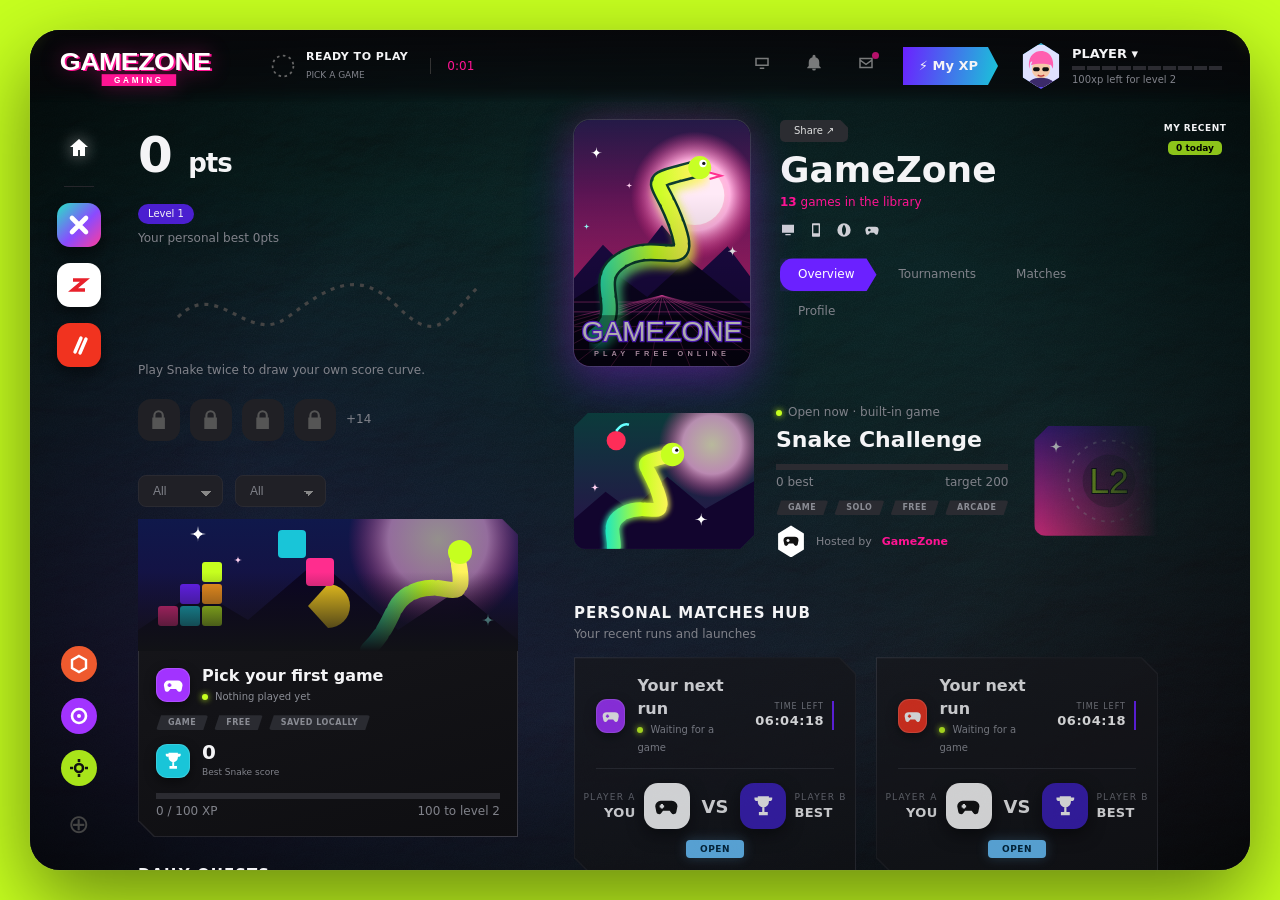
<file: gamezone-v2/index.html>
<!doctype html><html lang="en"><head><meta charset="utf-8">
<meta name="viewport" content="width=device-width,initial-scale=1"><meta name="theme-color" content="#09090b">
<title>GameZone – Play Free Online Games</title><link rel="stylesheet" href="style.css"></head><body>
<div class="stage"><div class="screen">
<header class="top"><a class="logo" href="#hub" aria-label="GameZone"><svg viewBox="0 0 176 46"><text x="4" y="29" font-family="Arial Black,Impact,sans-serif" font-size="27" font-weight="900" textLength="166" lengthAdjust="spacingAndGlyphs" fill="#ff1493">GAMEZONE</text><text x="2" y="27" font-family="Arial Black,Impact,sans-serif" font-size="27" font-weight="900" textLength="166" lengthAdjust="spacingAndGlyphs" fill="#fff">GAMEZONE</text><rect x="48" y="32" width="82" height="13" fill="#ff1493"/><text x="89" y="42" text-anchor="middle" font-family="Arial,sans-serif" font-size="9" font-weight="800" letter-spacing="3" fill="#fff">GAMING</text></svg></a>
<div class="qu"><svg viewBox="0 0 30 30"><circle cx="15" cy="15" r="12" fill="none" stroke="#666" stroke-width="2" stroke-dasharray="3 4"/></svg><div><b id="qa">READY TO PLAY</b><small id="qb">PICK A GAME</small></div><em id="tm">0:00</em></div>
<div class="sp"></div>
<button class="ic" data-pres title="Presentation / full view"><svg viewBox="0 0 24 24"><path fill="currentColor" d="M3 5h18v11H3zm2 2v7h14V7zm4 11h6v2H9z" fill-rule="evenodd"/></svg></button>
<button class="ic" data-go="profile" title="Achievements"><svg viewBox="0 0 24 24"><path fill="currentColor" d="M12 22a2.5 2.5 0 0 0 2.5-2.5h-5A2.5 2.5 0 0 0 12 22zm7-6v-5a7 7 0 0 0-5-6.7V3a2 2 0 0 0-4 0v1.3A7 7 0 0 0 5 11v5l-2 2v1h18v-1z"/></svg></button>
<button class="ic mail" data-go="hub" title="Library"><svg viewBox="0 0 24 24"><path fill="currentColor" fill-rule="evenodd" d="M3 5h18v14H3zm2 2v.5l7 5 7-5V7zm14 3l-7 5-7-5v7h14z"/></svg></button>
<button class="wallet" data-go="profile"><span>⚡ My XP</span></button>
<button class="user" id="rename" title="Change nickname"><span class="hx"><b id="av"></b></span><span class="who"><b id="nm">PLAYER ▾</b><i class="seg" id="seg"></i><small id="lvltxt"></small></span></button></header>
<nav class="side"><a href="#hub" data-r="hub" title="Home"><svg viewBox="0 0 24 24"><path fill="currentColor" d="M12 3l9 8h-3v9h-5v-6h-2v6H6v-9H3z"/></svg></a><hr>
<a href="#" data-p="snake" class="gi g1" title="Play Snake"><svg viewBox="0 0 24 24"><path d="M5 5l14 14M19 5L5 19" stroke="#fff" stroke-width="4.6" stroke-linecap="round"/></svg></a>
<a href="#tournament" data-r="tournament" class="gi g2" title="Challenge"><svg viewBox="0 0 24 24"><path d="M6 7h12L6 17h12" stroke="#e8212b" stroke-width="3.6" fill="none"/></svg></a>
<a href="#profile" data-r="profile" class="gi g3" title="Profile"><svg viewBox="0 0 24 24"><path d="M8 19L14 5M13 20l6-14" stroke="#fff" stroke-width="3.4" stroke-linecap="round"/></svg></a>
<span class="fill"></span>
<a href="#" data-p="tetris" class="ci c1" title="Tetris"><svg viewBox="0 0 24 24"><path d="M12 4l7 4v8l-7 4-7-4V8z" fill="none" stroke="#fff" stroke-width="2.4"/></svg></a>
<a href="#" data-p="2048" class="ci c2" title="2048"><svg viewBox="0 0 24 24"><circle cx="12" cy="12" r="7" fill="none" stroke="#fff" stroke-width="2.6"/><circle cx="12" cy="12" r="2" fill="#fff"/></svg></a>
<a href="#" data-p="pac" class="ci c3" title="Pac-Man"><svg viewBox="0 0 24 24"><circle cx="12" cy="12" r="4" fill="none" stroke="#111" stroke-width="2.6"/><path d="M12 3v3M12 18v3M3 12h3M18 12h3" stroke="#111" stroke-width="2.6"/></svg></a>
<a href="#hub" class="plus" title="Library">⊕</a></nav>
<main id="view"></main>
<aside class="rail"><small>MY RECENT</small><em id="today">0 today</em><div id="recent"></div></aside>
</div></div>
<div id="modal" hidden><div class="box"><div class="bar"><b>Snake</b><span id="sc">0</span><button id="pause">Pause</button><button id="close">✕</button></div>
<canvas id="cv" width="300" height="300"></canvas>
<div class="pad"><button data-d="U">▲</button><div><button data-d="L">◀</button><button data-d="D">▼</button><button data-d="R">▶</button></div></div></div></div>
<script src="app.js"></script></body></html>
</file>
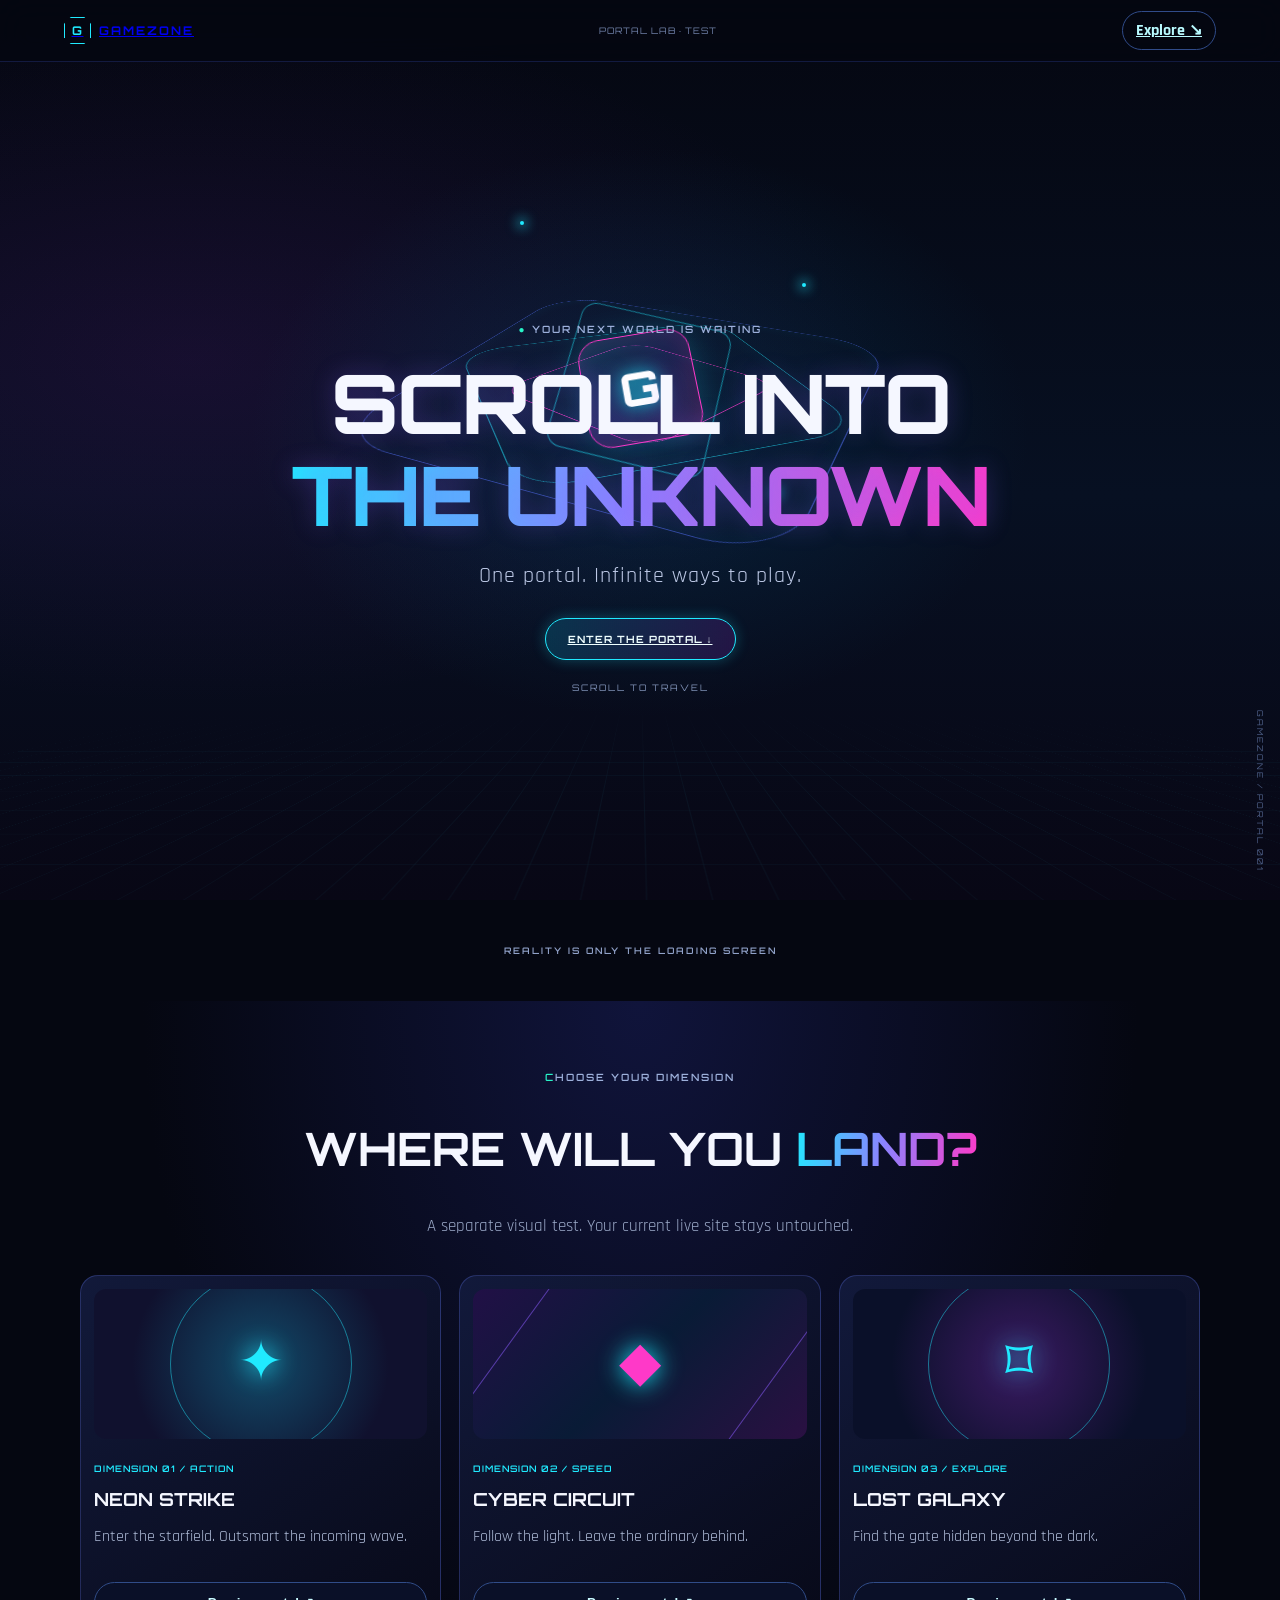
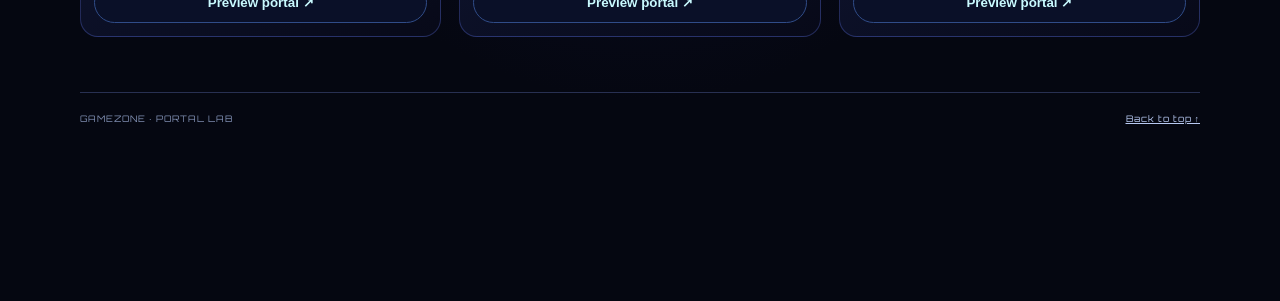
<file: portal-test/index.html>
<!doctype html><html lang="en"><head><meta charset="utf-8"><meta name="viewport" content="width=device-width,initial-scale=1"><meta name="theme-color" content="#050711"><title>GameZone Portal Lab</title><link rel="stylesheet" href="style.css"></head><body><div class="stars"></div><header><a class="brand" href="#home"><b>G</b> GAMEZONE</a><small>PORTAL LAB · TEST</small><a class="nav" href="#worlds">Explore ↘</a></header><main><section class="hero" id="home"><div class="portal"><i></i><i></i><i></i><b>G</b><em></em><em></em><em></em></div><div class="copy"><p class="eyebrow">● YOUR NEXT WORLD IS WAITING</p><h1>SCROLL INTO<br><span>THE UNKNOWN</span></h1><p class="sub">One portal. Infinite ways to play.</p><a class="btn" href="#worlds">ENTER THE PORTAL ↓</a><p class="scroll">SCROLL TO TRAVEL</p></div><label>GAMEZONE / PORTAL 001</label></section><div class="divider">REALITY IS ONLY THE LOADING SCREEN</div><section class="worlds" id="worlds"><div class="heading"><p class="eyebrow">CHOOSE YOUR DIMENSION</p><h2>WHERE WILL YOU <span>LAND?</span></h2><p>A separate visual test. Your current live site stays untouched.</p></div><div class="cards"><article class="reveal"><div class="art shoot">✦</div><small>DIMENSION 01 / ACTION</small><h3>NEON STRIKE</h3><p>Enter the starfield. Outsmart the incoming wave.</p><button data-world="NEON STRIKE">Preview portal ↗</button></article><article class="reveal"><div class="art race">◆</div><small>DIMENSION 02 / SPEED</small><h3>CYBER CIRCUIT</h3><p>Follow the light. Leave the ordinary behind.</p><button data-world="CYBER CIRCUIT">Preview portal ↗</button></article><article class="reveal"><div class="art quest">⌑</div><small>DIMENSION 03 / EXPLORE</small><h3>LOST GALAXY</h3><p>Find the gate hidden beyond the dark.</p><button data-world="LOST GALAXY">Preview portal ↗</button></article></div><footer>GAMEZONE · PORTAL LAB <a href="#home">Back to top ↑</a></footer></section></main><div class="modal" hidden><div class="modalbox"><button class="close" aria-label="Close">×</button><div class="mini">G</div><p class="eyebrow">PORTAL PREVIEW</p><h2>DIMENSION READY</h2><p>This is a visual demo. Later, connect this portal to one of your real games.</p><button class="btn done">BACK TO WORLDS</button></div></div><script src="script.js"></script></body></html>
</file>
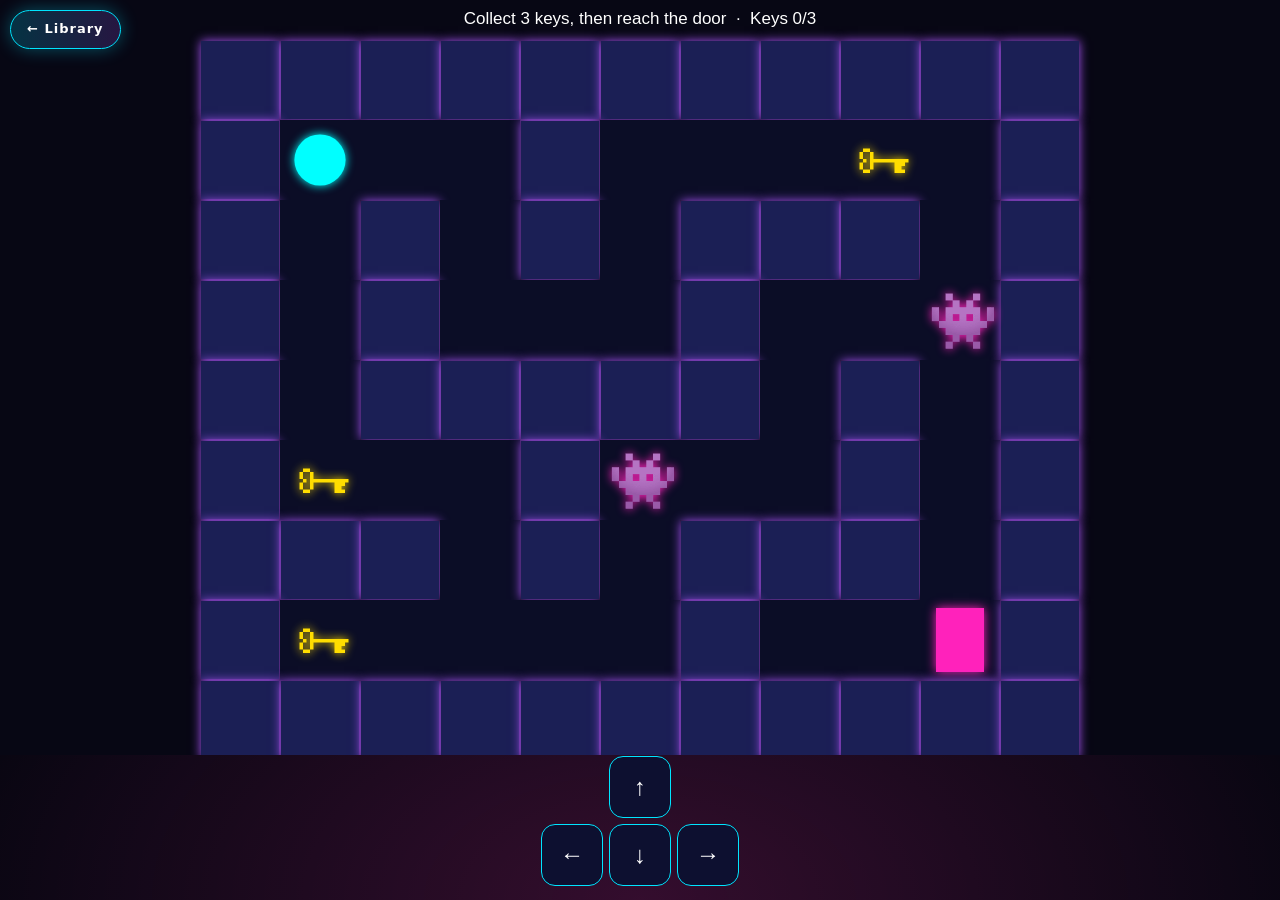
<file: adventure.html>
<!DOCTYPE html><html lang="en"><head><meta charset="utf-8"><meta name="viewport" content="width=device-width,initial-scale=1,user-scalable=no,viewport-fit=cover"><meta name="theme-color" content="#05060f"><link rel="stylesheet" href="main.css"><title>Adventure Quest – GameZone</title></head><body class="game"><a class="btn back" href="games.html">← Library</a><canvas id="c"></canvas>
<div class="dpad"><span></span><button data-d="0,-1" aria-label="Up">↑</button><span></span><button data-d="-1,0" aria-label="Left">←</button><button data-d="0,1" aria-label="Down">↓</button><button data-d="1,0" aria-label="Right">→</button></div><script>
const M=["###########","#P..#...K.#","#.#.#.###.#","#.#...#...#","#.#####.#.#","#K..#...#.#","###.#.###.#","#K....#..D#","###########"];
const c=document.getElementById('c'),x=c.getContext('2d');let W,H,t,ox,oy,g,pl,K,EN,msg,won;
function rs(){W=c.width=innerWidth;H=c.height=innerHeight-145;t=Math.floor(Math.min(W/11,(H-30)/9));ox=(W-t*11)/2;oy=Math.max(40,(H-t*9)/2)}rs();onresize=rs;
function reset(){g=M.map(r=>r.split(''));pl={x:1,y:1};K=0;won=false;msg='Collect 3 keys, then reach the door';EN=[{x:5,y:5},{x:8,y:3}]}reset();
function mv(dx,dy){if(won){reset();return}const nx=pl.x+dx,ny=pl.y+dy,v=g[ny][nx];if(v=='#')return;
if(v=='D'){if(K<3){msg='The door needs 3 keys';return}won=true;msg='You escaped! Tap to play again'}
if(v=='K'){g[ny][nx]='.';K++;msg='Keys: '+K+'/3'}pl.x=nx;pl.y=ny;hit()}
function hit(){if(!won&&EN.some(e=>e.x==pl.x&&e.y==pl.y)){pl={x:1,y:1};msg='Caught! Back to start'}}
setInterval(()=>{if(won)return;EN.forEach(e=>{const d=[[1,0],[-1,0],[0,1],[0,-1]][Math.random()*4|0],nx=e.x+d[0],ny=e.y+d[1];if(g[ny][nx]!='#'&&g[ny][nx]!='D'){e.x=nx;e.y=ny}});hit()},450);
document.querySelectorAll('[data-d]').forEach(b=>b.onpointerdown=e=>{e.stopPropagation();const d=b.dataset.d.split(',');mv(+d[0],+d[1])});
onkeydown=e=>{const m={ArrowUp:[0,-1],w:[0,-1],ArrowDown:[0,1],s:[0,1],ArrowLeft:[-1,0],a:[-1,0],ArrowRight:[1,0],d:[1,0]}[e.key];if(m){e.preventDefault();mv(...m)}};
function loop(){x.fillStyle='#070714';x.fillRect(0,0,W,H);x.shadowBlur=10;x.font=t*.7+"px sans-serif";
for(let j=0;j<9;j++)for(let i=0;i<11;i++){const v=g[j][i],X=ox+i*t,Y=oy+j*t;
if(v=='#'){x.fillStyle='#1b1f55';x.shadowColor='#a855f7';x.fillRect(X+1,Y+1,t-2,t-2)}
else{x.shadowBlur=0;x.fillStyle='#0b0d26';x.fillRect(X,Y,t,t);x.shadowBlur=10;
if(v=='K'){x.fillStyle=x.shadowColor='#fd0';x.fillText('🗝',X+t*.2,Y+t*.75)}
if(v=='D'){x.fillStyle=x.shadowColor=K>=3?'#0f8':'#f2b';x.fillRect(X+t*.2,Y+t*.1,t*.6,t*.8)}}}
x.font=t*.7+'px sans-serif';x.fillStyle=x.shadowColor='#f2b';EN.forEach(e=>x.fillText('👾',ox+e.x*t+t*.1,oy+e.y*t+t*.75));
x.fillStyle=x.shadowColor='#0ff';x.beginPath();x.arc(ox+pl.x*t+t/2,oy+pl.y*t+t/2,t*.32,0,6.3);x.fill();
x.shadowBlur=0;x.fillStyle='#fff';x.font='17px sans-serif';x.textAlign='center';x.fillText(msg+'  ·  Keys '+K+'/3',W/2,24);x.textAlign='left';
requestAnimationFrame(loop)}loop()
</script></body></html>
</file>
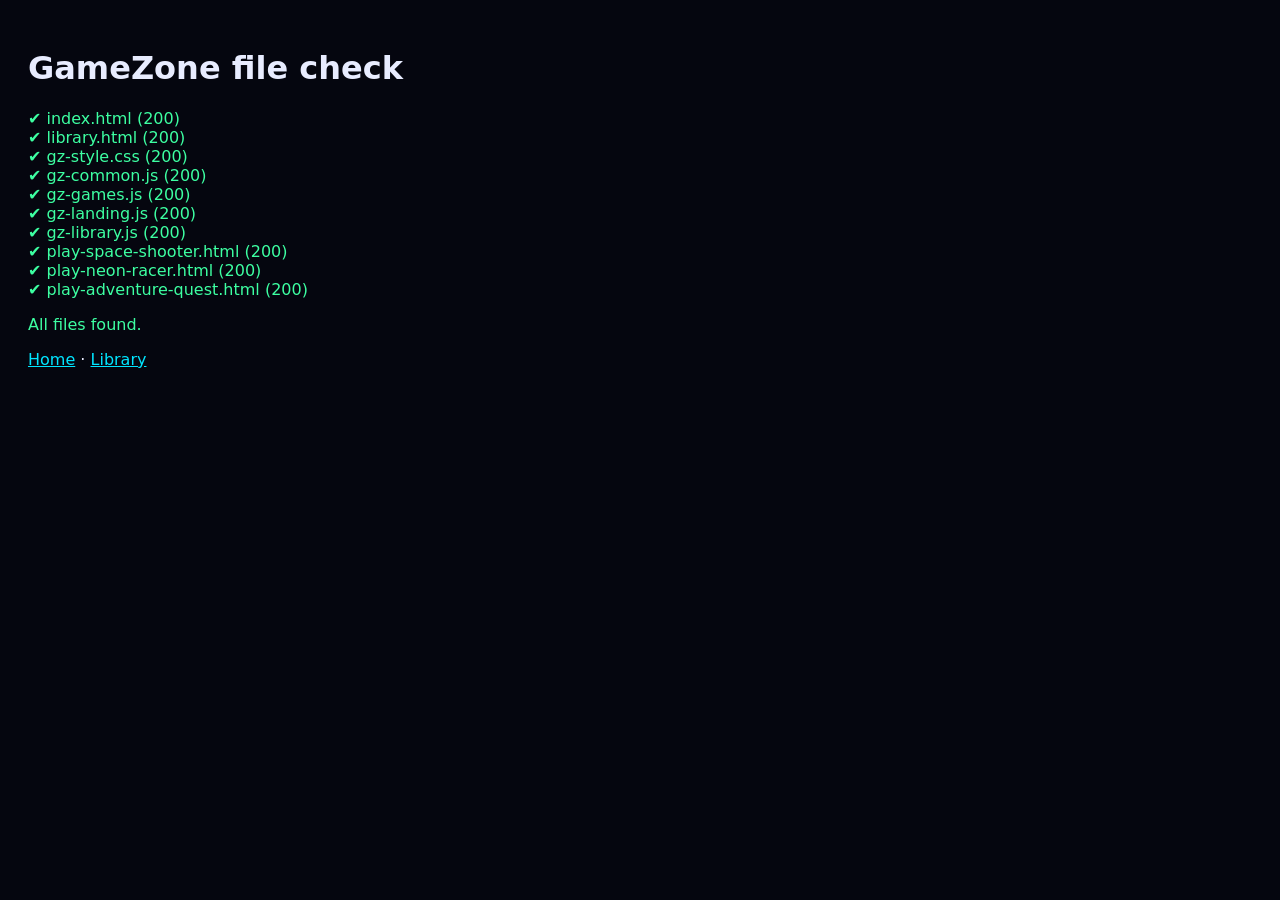
<file: check.html>
<!doctype html><html><head><meta charset=utf-8><meta name=viewport content="width=device-width,initial-scale=1"><title>GameZone file check</title>
<style>body{font:16px system-ui;background:#05060f;color:#e8ecff;padding:20px}.o{color:#3dffa2}.x{color:#ff6b6b;font-weight:700}</style></head><body>
<h1>GameZone file check</h1><div id=r>Checking…</div><p><a href=index.html style=color:#00e5ff>Home</a> · <a href=library.html style=color:#00e5ff>Library</a></p>
<script>
const F='index.html library.html gz-style.css gz-common.js gz-games.js gz-landing.js gz-library.js play-space-shooter.html play-neon-racer.html play-adventure-quest.html'.split(' ');
Promise.all(F.map(f=>fetch(f,{cache:'no-store'}).then(r=>({f,s:r.status})).catch(()=>({f,s:'error'})))).then(a=>{
document.getElementById('r').innerHTML=a.map(x=>'<div class='+(x.s==200?'o':'x')+'>'+(x.s==200?'✔ ':'✘ MISSING ')+x.f+' ('+x.s+')</div>').join('')+(a.every(x=>x.s==200)?'<p class=o>All files found.</p>':'<p class=x>Upload the missing files into the same folder as index.html.</p>')});
</script></body></html>
</file>
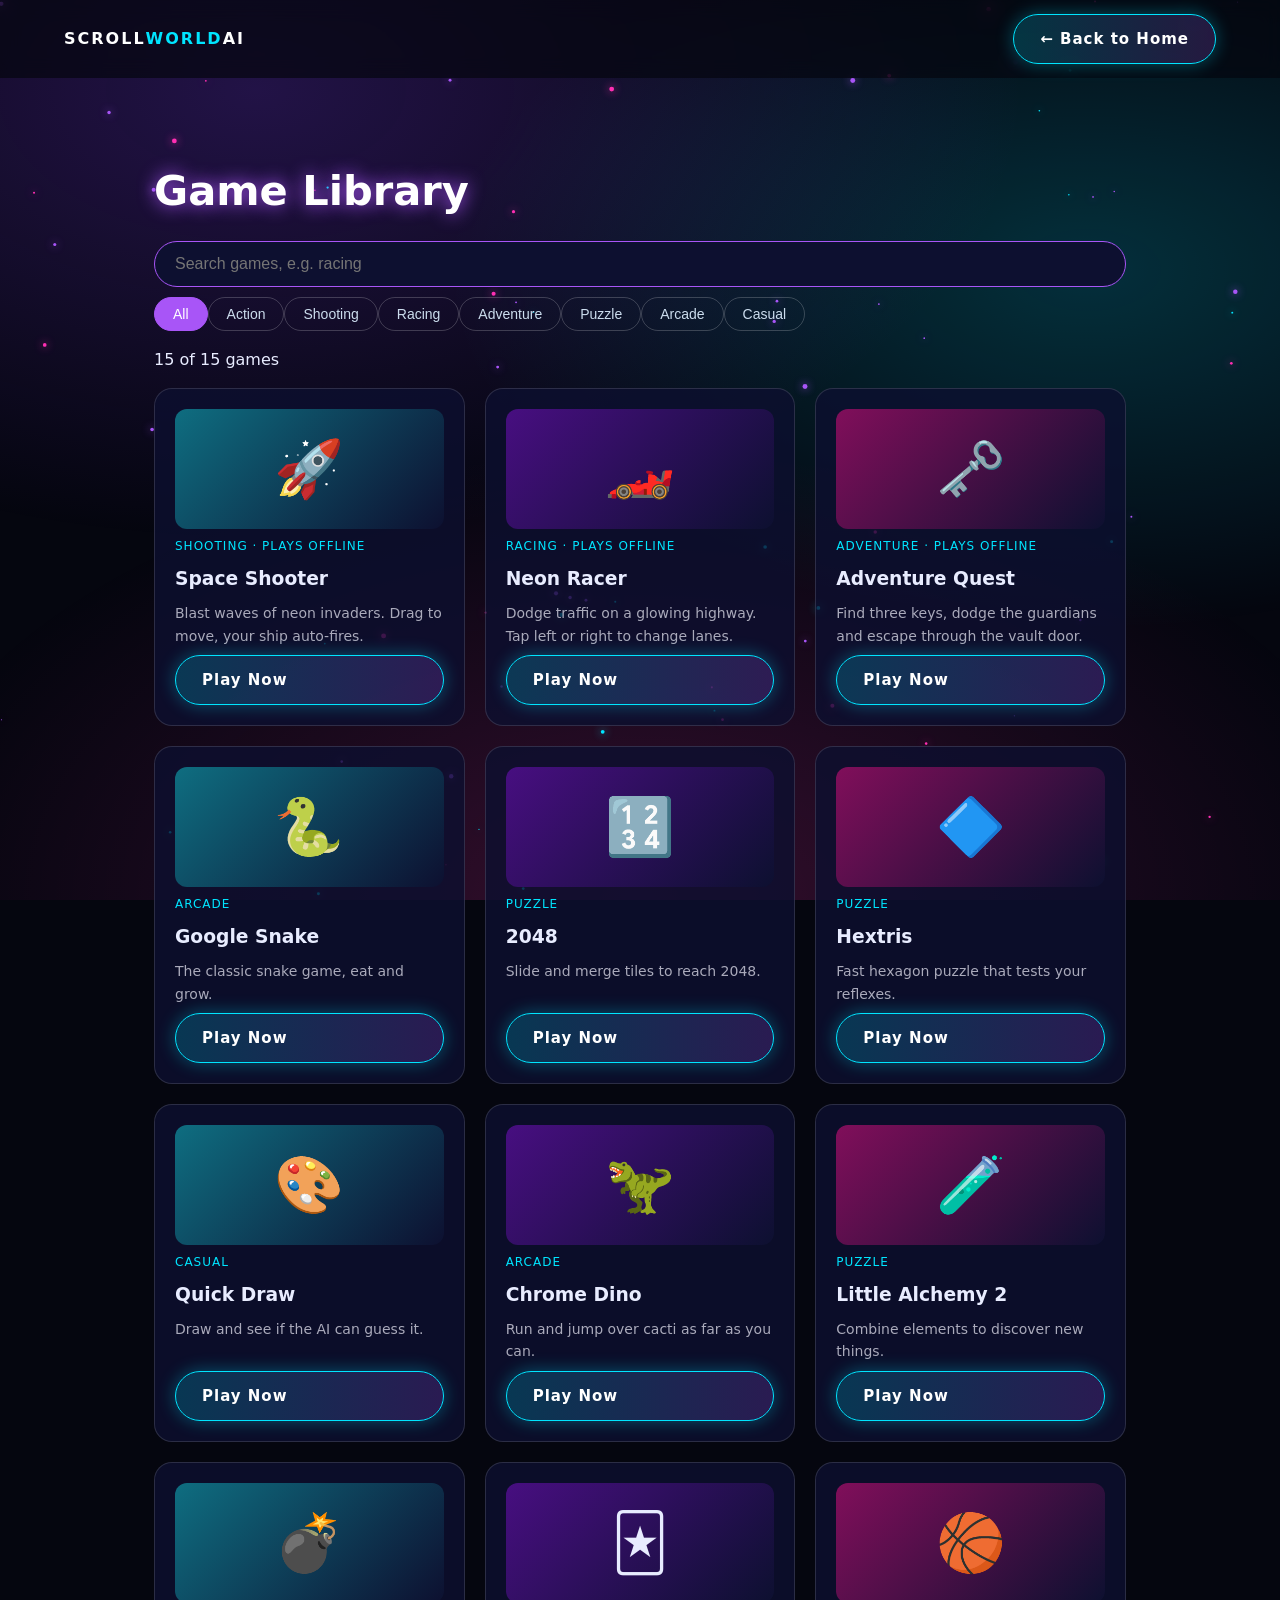
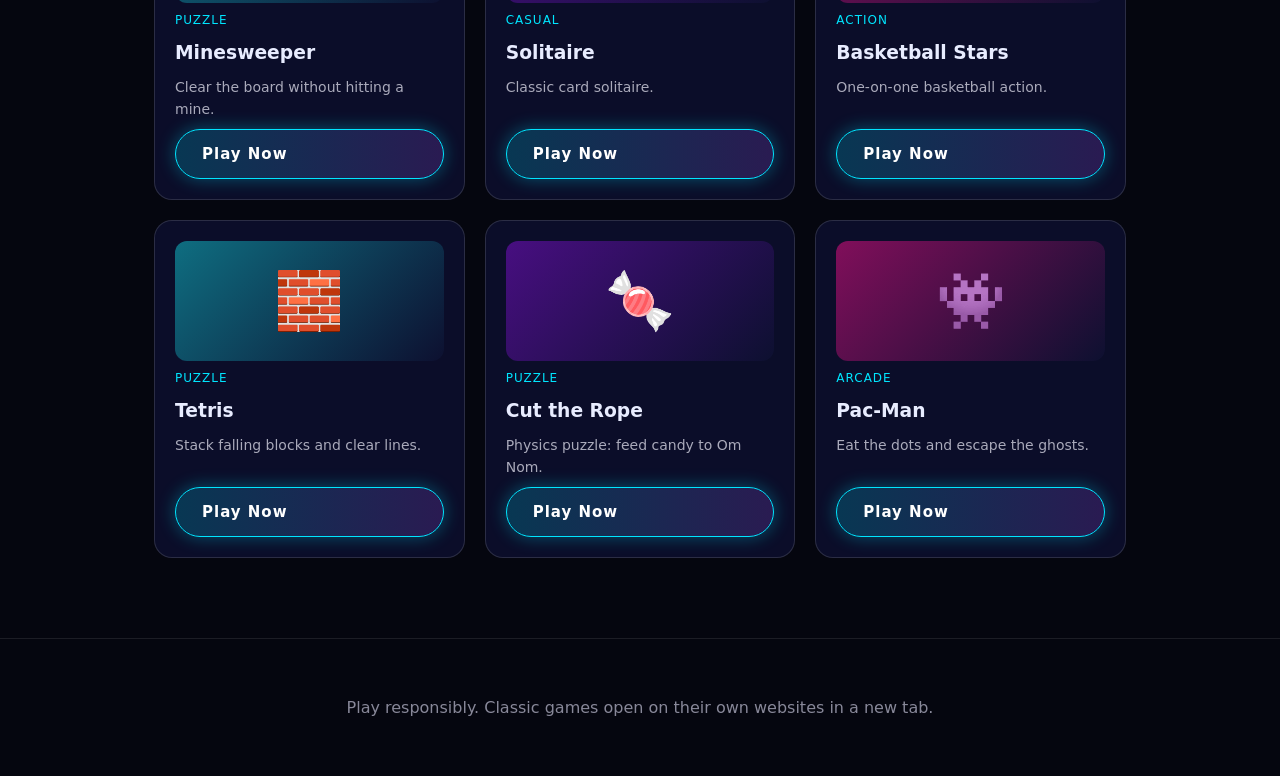
<file: games.html>
<!DOCTYPE html><html lang="en"><head><meta charset="utf-8"><meta name="viewport" content="width=device-width,initial-scale=1,viewport-fit=cover"><meta name="theme-color" content="#05060f"><title>Game Library – Scroll World AI</title><link rel="stylesheet" href="main.css"></head><body>
<canvas id="fx" aria-hidden="true"></canvas>
<nav><a class="logo" href="index.html">SCROLL<b>WORLD</b>AI</a><a class="btn" href="index.html">← Back to Home</a></nav>
<section><h2>Game Library</h2><div class="bar"><input id="q" type="search" placeholder="Search games, e.g. racing" autocomplete="off" aria-label="Search games"><div id="chips" role="group" aria-label="Categories"></div></div>
<p id="count" aria-live="polite"></p><div class="grid" id="grid"></div>
<div class="empty" id="empty" hidden><p>No games match your search.</p><button class="btn" id="clear" type="button">Show all games</button></div></section>
<footer><p>Play responsibly. Classic games open on their own websites in a new tab.</p></footer>
<script src="fx.js"></script><script src="library.js"></script></body></html>
</file>
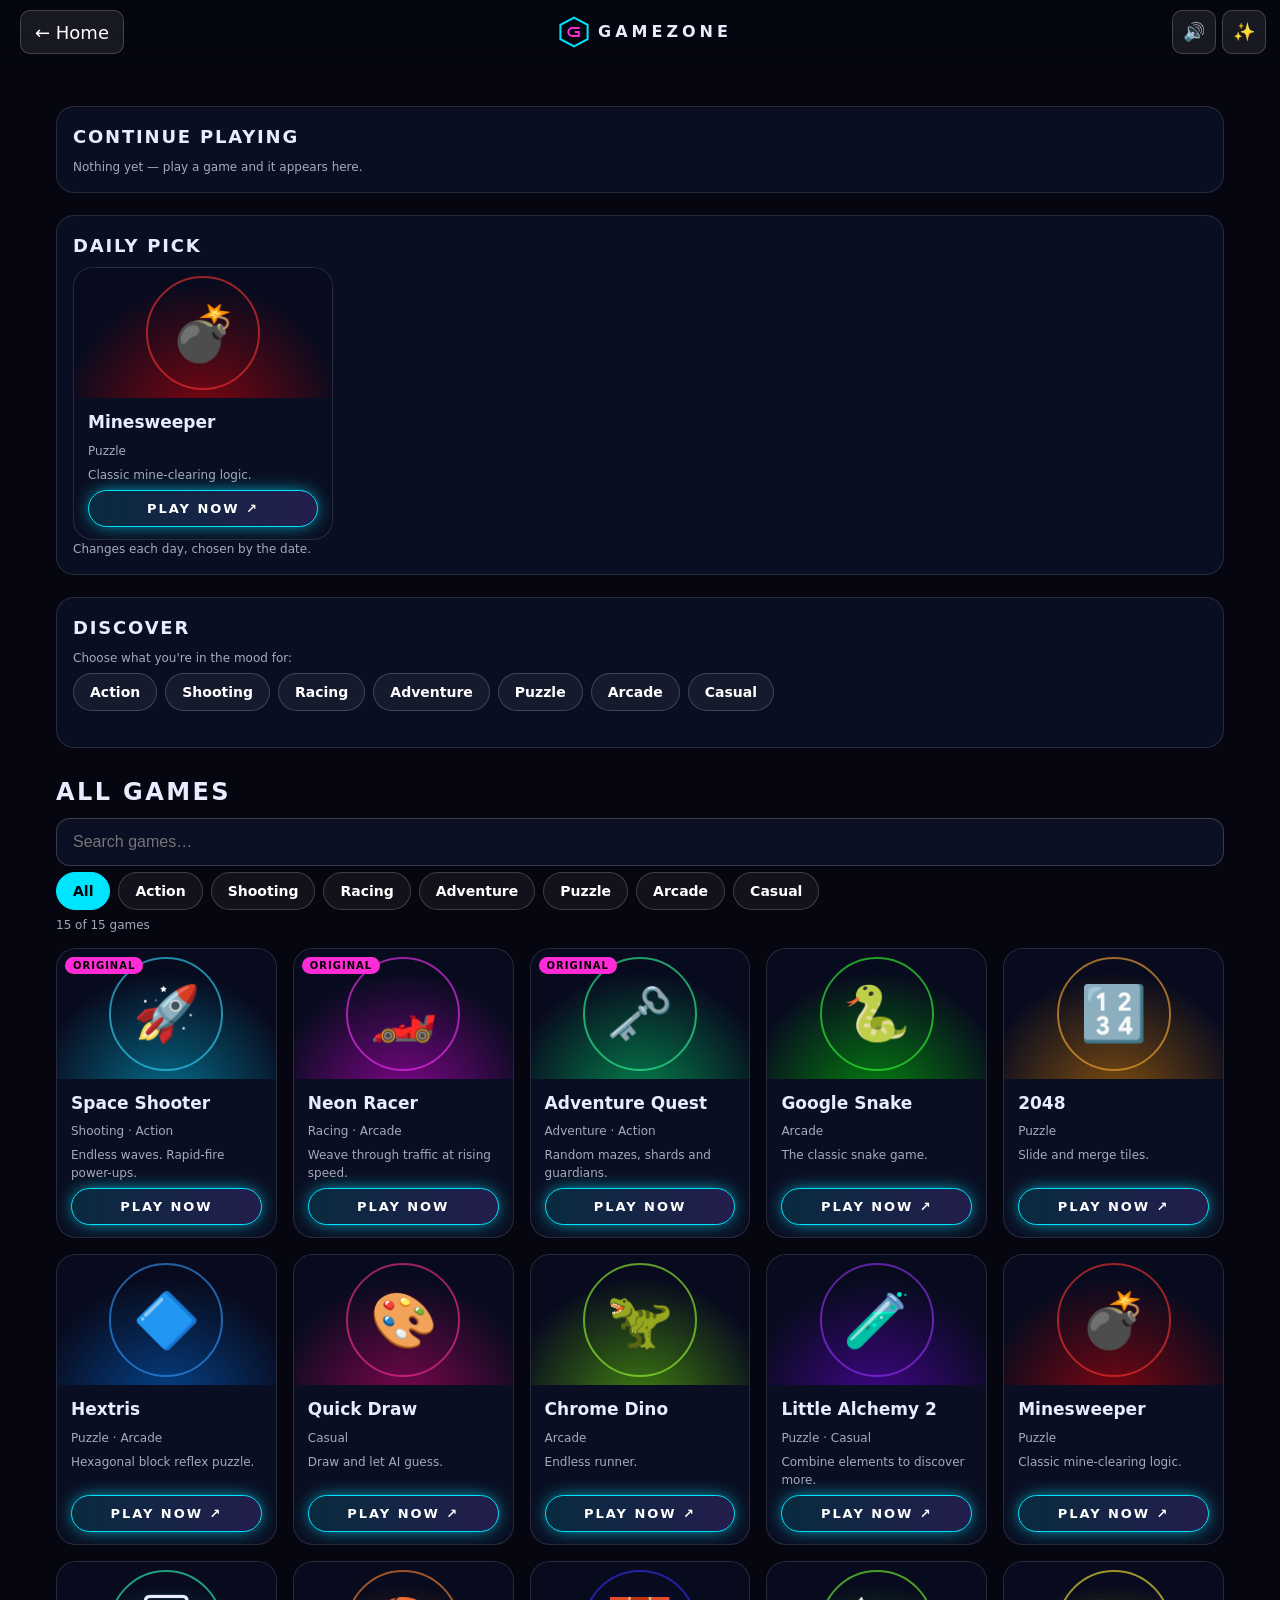
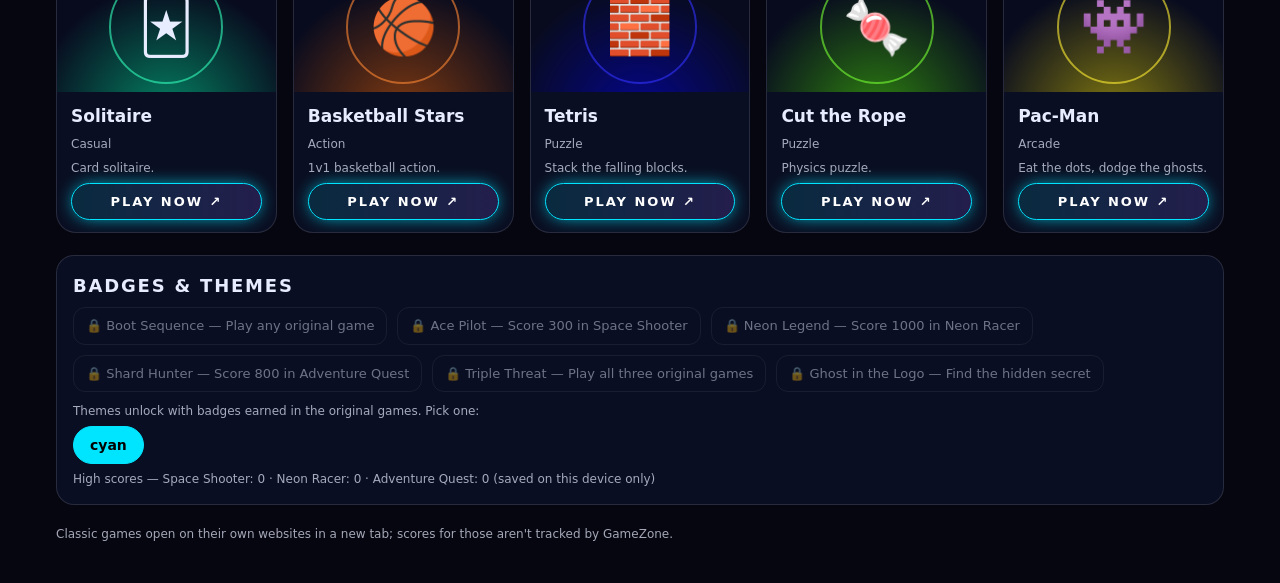
<file: library.html>
<!doctype html><html lang=en><head><meta charset=utf-8><meta name=viewport content="width=device-width,initial-scale=1,viewport-fit=cover"><meta name=theme-color content="#05060f"><link rel=icon href="data:,"><style>body{background:#05060f;color:#e8ecff;font-family:system-ui,sans-serif}</style><title>Game Library · GameZone</title><link rel=stylesheet href=gz-style.css></head>
<body><div class=bar><a href=index.html id=back class=ib style="width:auto;padding:0 14px" aria-label="Back to Home">← Home</a><span class=logo></span><span id=ctl></span></div>
<noscript><p style="padding:90px 20px">JavaScript is required to show the library.</p></noscript>
<div class=wrap>
<div class=panel><h2>CONTINUE PLAYING</h2><div id=cont class=tag>Nothing yet — play a game and it appears here.</div></div>
<div class="panel feat"><h2>DAILY PICK</h2><div id=daily></div><p class=tag>Changes each day, chosen by the date.</p></div>
<div class=panel><h2>DISCOVER</h2><p class=tag>Choose what you're in the mood for:</p><div class=chips id=mc></div><div class=grid id=rec></div></div>
<h2 style="margin:26px 0 8px;letter-spacing:.1em">ALL GAMES</h2>
<input type=search id=q placeholder="Search games…" aria-label="Search games"><div class=chips id=fc></div><p class=tag id=cnt></p>
<div class=grid id=grid></div><p id=none hidden class=card>No games match. Try another word or category.</p>
<div class=panel><h2>BADGES &amp; THEMES</h2><div class=bd id=bd></div><p class=tag style="margin-top:10px">Themes unlock with badges earned in the original games. Pick one:</p><div class=chips id=th></div><p class=tag id=sc></p></div>
<p class=tag style="margin-top:20px">Classic games open on their own websites in a new tab; scores for those aren't tracked by GameZone.</p></div>
<script src=gz-games.js></script><script src=gz-common.js></script><script src=gz-library.js></script><script>if(typeof GZ=="undefined")document.body.insertAdjacentHTML("afterbegin","<p style=\"position:relative;z-index:9;padding:20px;background:#400;color:#fff\">GameZone could not load gz-common.js. Upload every file from the package into the SAME folder as index.html, then open check.html.</p>")</script></body></html>
</file>
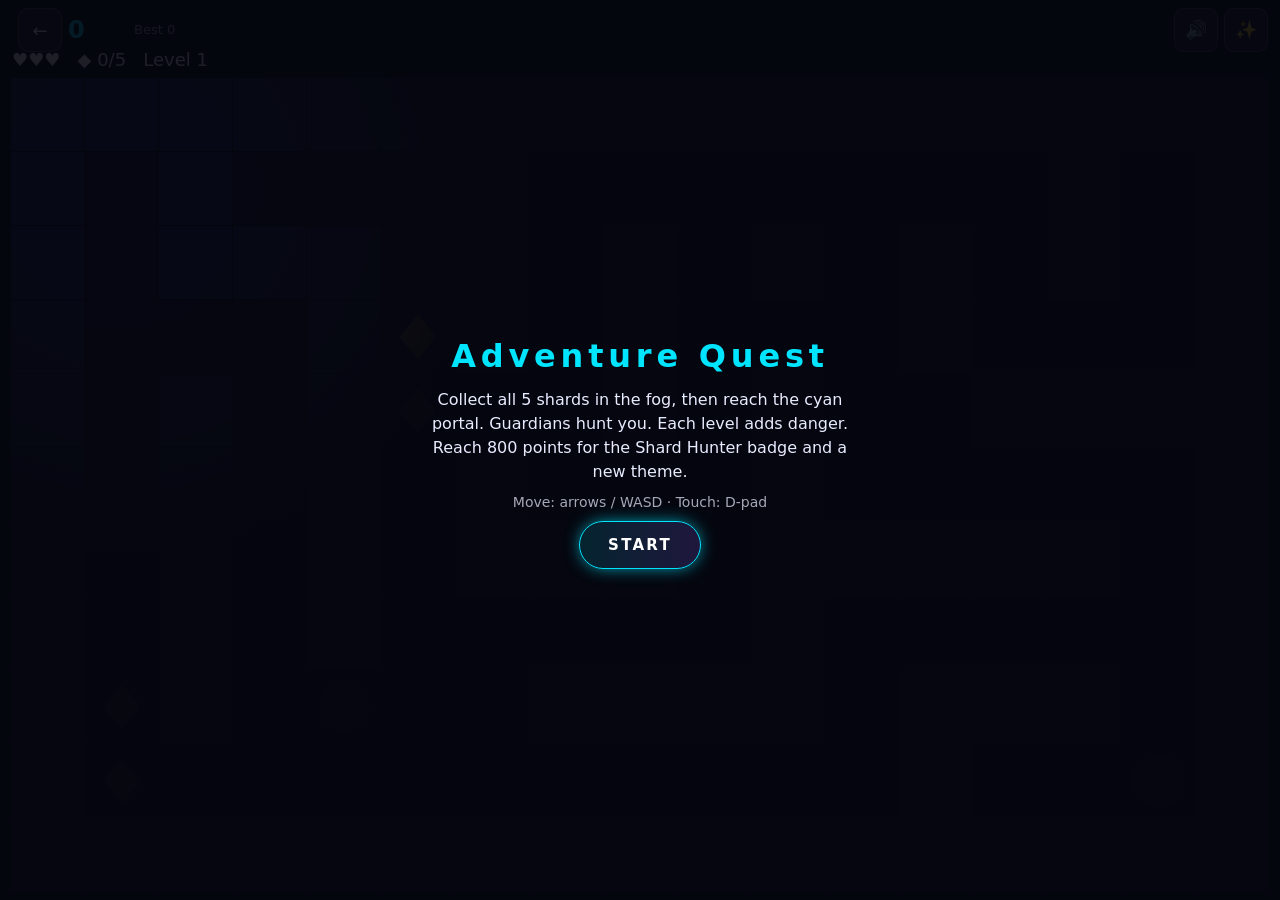
<file: play-adventure-quest.html>
<!doctype html><html lang=en><head><meta charset=utf-8><meta name=viewport content="width=device-width,initial-scale=1,viewport-fit=cover"><meta name=theme-color content="#05060f"><link rel=icon href="data:,"><link rel=stylesheet href=gz-style.css></head><body class=g><canvas id=c></canvas><script src=gz-common.js></script><script>
let W,H,M,p,gu,sh,ex,hp,lv,cd,gt,inv,tl,got,ts,ox,oy;const coarse=matchMedia('(pointer:coarse)').matches;
function gen(){const por=innerHeight>innerWidth;W=por?11:17;H=por?15:11;M=Array.from({length:H},()=>Array(W).fill(1));const st=[[1,1]];M[1][1]=0;
while(st.length){const[x,y]=st[st.length-1],n=[[2,0],[-2,0],[0,2],[0,-2]].filter(([a,b])=>x+a>0&&y+b>0&&x+a<W-1&&y+b<H-1&&M[y+b][x+a]===1).sort(()=>Math.random()-.5)[0];
if(!n){st.pop();continue}M[y+n[1]/2][x+n[0]/2]=0;M[y+n[1]][x+n[0]]=0;st.push([x+n[0],y+n[1]])}
for(let i=0;i<W;i++){const x=1+Math.random()*(W-2)|0,y=1+Math.random()*(H-2)|0;M[y][x]=0}
const fl=[];M.forEach((r,y)=>r.forEach((v,x)=>!v&&fl.push({x,y})));fl.sort(()=>Math.random()-.5);
ex={x:W-2,y:H-2};const d=a=>Math.abs(a.x-1)+Math.abs(a.y-1);
sh=fl.filter(f=>d(f)>=4&&!(f.x==ex.x&&f.y==ex.y)).slice(0,5);const far=fl.filter(f=>d(f)>=9);
gu=(far.length?far:fl).slice(0,Math.min(1+lv,5)).map(f=>({x:f.x,y:f.y}));p={x:1,y:1,px:1,py:1};cd=0;gt=.5;tl=0;inv=1}
GZ.run({id:'quest',name:'Adventure Quest',pad:'dp',desc:'Collect all 5 shards in the fog, then reach the cyan portal. Guardians hunt you. Each level adds danger. Reach 800 points for the Shard Hunter badge and a new theme.',keys:'Move: arrows / WASD · Touch: D-pad',
init(){lv=0;hp=3;gen()},
update(dt){cd-=dt;inv-=dt;tl+=dt;const k=G.k;
if(cd<=0){let dx=k.right-k.left,dy=k.down-k.up;if(dx&&dy)dy=0;if(dx||dy){const nx=p.x+dx,ny=p.y+dy;if(!M[ny][nx]){p.x=nx;p.y=ny;GZ.beep(300,.02,'triangle',.02)}cd=.13}}
p.px+=(p.x-p.px)*Math.min(1,20*dt);p.py+=(p.y-p.py)*Math.min(1,20*dt);
sh=sh.filter(s=>{if(s.x==p.x&&s.y==p.y){G.score+=100;GZ.beep(1000,.1,'sine');return false}return true});
gt-=dt;if(gt<=0){gt=Math.max(.28,.5-lv*.03);gu.forEach(g=>{const o=[[1,0],[-1,0],[0,1],[0,-1]].filter(a=>!M[g.y+a[1]][g.x+a[0]]);if(!o.length)return;const f=a=>Math.abs(g.x+a[0]-p.x)+Math.abs(g.y+a[1]-p.y);o.sort((a,b)=>f(a)-f(b));const m=Math.random()<.55?o[0]:o[Math.random()*o.length|0];g.x+=m[0];g.y+=m[1]})}
if(inv<=0&&gu.some(g=>g.x==p.x&&g.y==p.y)){hp--;inv=1.5;p.x=p.px=1;p.y=p.py=1;GZ.beep(90,.3,'sawtooth',.06);if(hp<=0)return G.end()}
if(!sh.length&&p.x==ex.x&&p.y==ex.y){G.score+=200+Math.max(0,Math.floor(90-tl));lv++;GZ.beep(1400,.25,'sine');gen()}},
draw(c,w,h){const bot=coarse?170:0;ts=Math.max(8,Math.floor(Math.min(w/W,(h-80-bot)/H)));ox=(w-ts*W)/2;oy=70+(h-70-bot-ts*H)/2;
c.fillStyle='#05060f';c.fillRect(0,0,w,h);
for(let y=0;y<H;y++)for(let x=0;x<W;x++){c.fillStyle=M[y][x]?'#1a2050':'#0a0e26';c.fillRect(ox+x*ts,oy+y*ts,ts-1,ts-1)}
const cx=a=>ox+(a+.5)*ts,cy=a=>oy+(a+.5)*ts;
c.fillStyle=sh.length?'#334':'#00e5ff';c.beginPath();c.arc(cx(ex.x),cy(ex.y),ts*.35,0,6.3);c.fill();
c.fillStyle='#ffd166';sh.forEach(s=>{c.beginPath();c.moveTo(cx(s.x),cy(s.y)-ts*.3);c.lineTo(cx(s.x)+ts*.25,cy(s.y));c.lineTo(cx(s.x),cy(s.y)+ts*.3);c.lineTo(cx(s.x)-ts*.25,cy(s.y));c.fill()});
c.fillStyle='#ff2bd6';gu.forEach(g=>{c.beginPath();c.arc(cx(g.x),cy(g.y),ts*.33,0,6.3);c.fill()});
if(inv<=0||Math.floor(inv*10)%2){c.fillStyle='#fff';c.beginPath();c.arc(cx(p.px),cy(p.py),ts*.3,0,6.3);c.fill()}
const g=c.createRadialGradient(cx(p.px),cy(p.py),ts*1.5,cx(p.px),cy(p.py),ts*5);g.addColorStop(0,'rgba(5,6,15,0)');g.addColorStop(1,'rgba(5,6,15,.93)');c.fillStyle=g;c.fillRect(0,0,w,h);
c.fillStyle='#fff';c.font='18px system-ui';c.fillText('♥'.repeat(Math.max(0,hp))+'   ◆ '+(5-sh.length)+'/5   Level '+(lv+1),12,66)}});
</script><script>if(typeof GZ=="undefined")document.body.innerHTML="<p style=\"padding:20px;color:#fff\">Missing gz-common.js. Upload all package files to the same folder as index.html.</p>"</script></body></html>
</file>
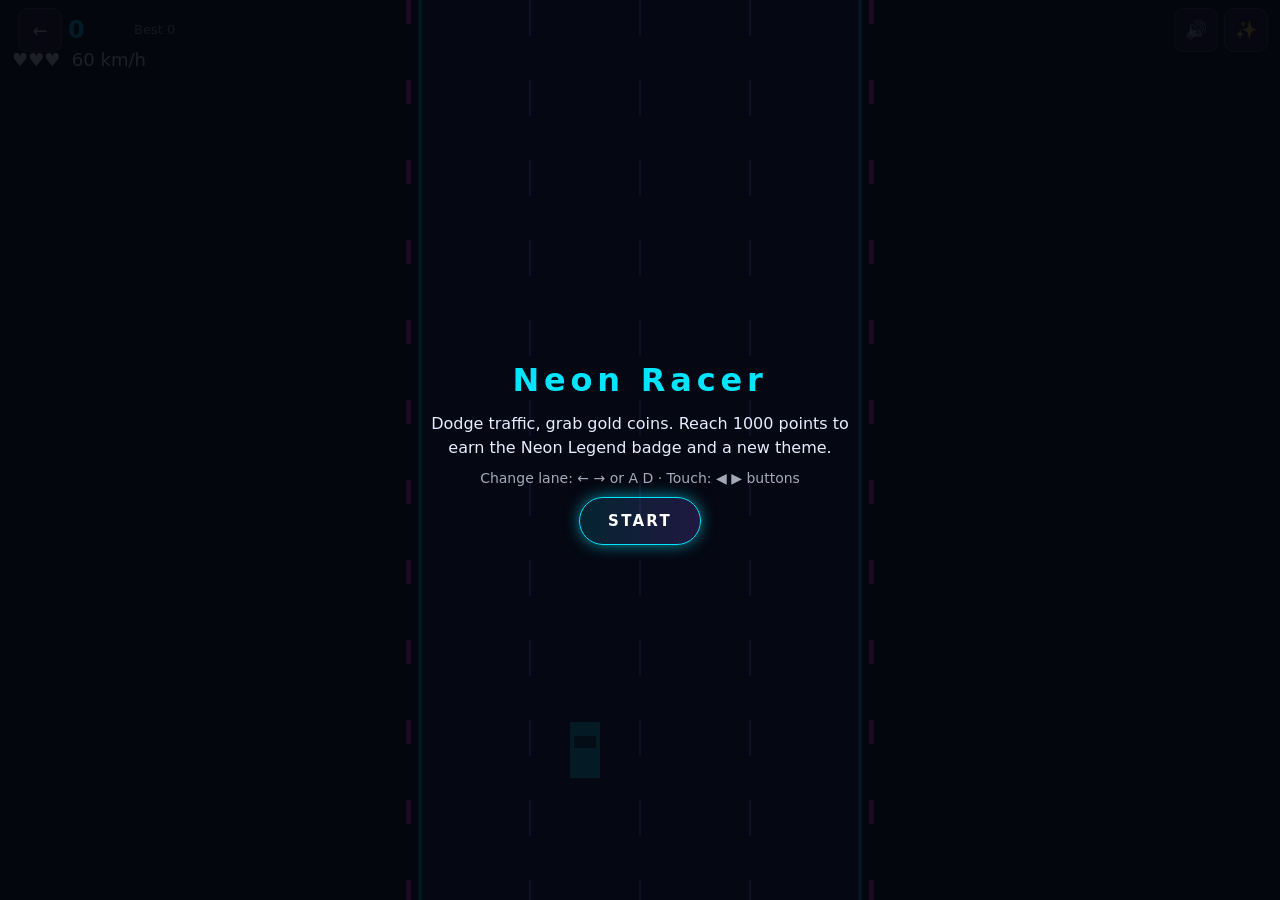
<file: play-neon-racer.html>
<!doctype html><html lang=en><head><meta charset=utf-8><meta name=viewport content="width=device-width,initial-scale=1,viewport-fit=cover"><meta name=theme-color content="#05060f"><link rel=icon href="data:,"><link rel=stylesheet href=gz-style.css></head><body class=g><canvas id=c></canvas><script src=gz-common.js></script><script>
let L,P,T,C,off,S,pl,pr,tm;const lanes=4,rw=()=>Math.min(G.w*.94,440),lx=i=>G.w/2-rw()/2+rw()/lanes*(i+.5);
GZ.run({id:'racer',name:'Neon Racer',pad:'lr',desc:'Dodge traffic, grab gold coins. Reach 1000 points to earn the Neon Legend badge and a new theme.',keys:'Change lane: ← → or A D · Touch: ◀ ▶ buttons',
init(){L=1;P={x:lx(1),hp:3,inv:0};T=[];C=[];off=0;S=300;pl=pr=0;tm=0},
update(dt){const k=G.k;if(k.left&&!pl&&L>0){L--;GZ.beep(500,.04,'triangle')}if(k.right&&!pr&&L<lanes-1){L++;GZ.beep(500,.04,'triangle')}pl=k.left;pr=k.right;
P.x+=(lx(L)-P.x)*Math.min(1,14*dt);P.inv-=dt;S=Math.min(280+G.t*8,700);off=(off+S*dt)%80;G.score+=S*dt/20;
tm-=dt;if(tm<=0){tm=Math.max(.35,1-G.t/90);const l=Math.random()*lanes|0;Math.random()<.25?C.push({l,y:-30}):T.push({l,y:-60,v:120+Math.random()*80,c:Math.random()*360|0})}
T.forEach(t=>t.y+=(S-t.v)*dt);C.forEach(c=>c.y+=S*dt);const py=G.h-150;
for(const t of T)if(P.inv<=0&&t.l==L&&Math.abs(t.y-py)<54){t.y=1e5;P.hp--;P.inv=1.2;G.t=Math.max(0,G.t-8);GZ.beep(80,.3,'sawtooth',.07);if(P.hp<=0)return G.end()}
for(const c of C)if(c.l==L&&Math.abs(c.y-py)<40){c.y=1e5;G.score+=25;GZ.beep(1200,.06,'sine')}
T=T.filter(t=>t.y<G.h+80);C=C.filter(c=>c.y<G.h+80)},
draw(c,w,h){c.fillStyle='#05060f';c.fillRect(0,0,w,h);const r=rw(),x0=w/2-r/2;c.fillStyle='#0b1030';c.fillRect(x0,0,r,h);
c.strokeStyle='#00e5ff';c.lineWidth=3;c.beginPath();c.moveTo(x0,0);c.lineTo(x0,h);c.moveTo(x0+r,0);c.lineTo(x0+r,h);c.stroke();
c.strokeStyle='#8b5cf6';c.lineWidth=2;for(let i=1;i<lanes;i++)for(let y=-80+off;y<h;y+=80){c.beginPath();c.moveTo(x0+r/lanes*i,y);c.lineTo(x0+r/lanes*i,y+36);c.stroke()}
c.fillStyle='#ff2bd6';for(let y=-80+off;y<h;y+=80){c.fillRect(x0-14,y,5,24);c.fillRect(x0+r+9,y,5,24)}
const car=(x,y,col)=>{c.fillStyle=col;c.fillRect(x-15,y-28,30,56);c.fillStyle='#000a';c.fillRect(x-11,y-14,22,12)};
T.forEach(t=>car(lx(t.l),t.y,'hsl('+t.c+' 90% 55%)'));c.fillStyle='#ffd166';C.forEach(o=>{c.beginPath();c.arc(lx(o.l),o.y,9,0,6.3);c.fill()});
if(P.inv<=0||Math.floor(P.inv*10)%2)car(P.x,h-150,'#00e5ff');
c.fillStyle='#fff';c.font='18px system-ui';c.fillText('♥'.repeat(Math.max(0,P.hp))+'  '+Math.floor(S/5)+' km/h',12,66)}});
</script><script>if(typeof GZ=="undefined")document.body.innerHTML="<p style=\"padding:20px;color:#fff\">Missing gz-common.js. Upload all package files to the same folder as index.html.</p>"</script></body></html>
</file>
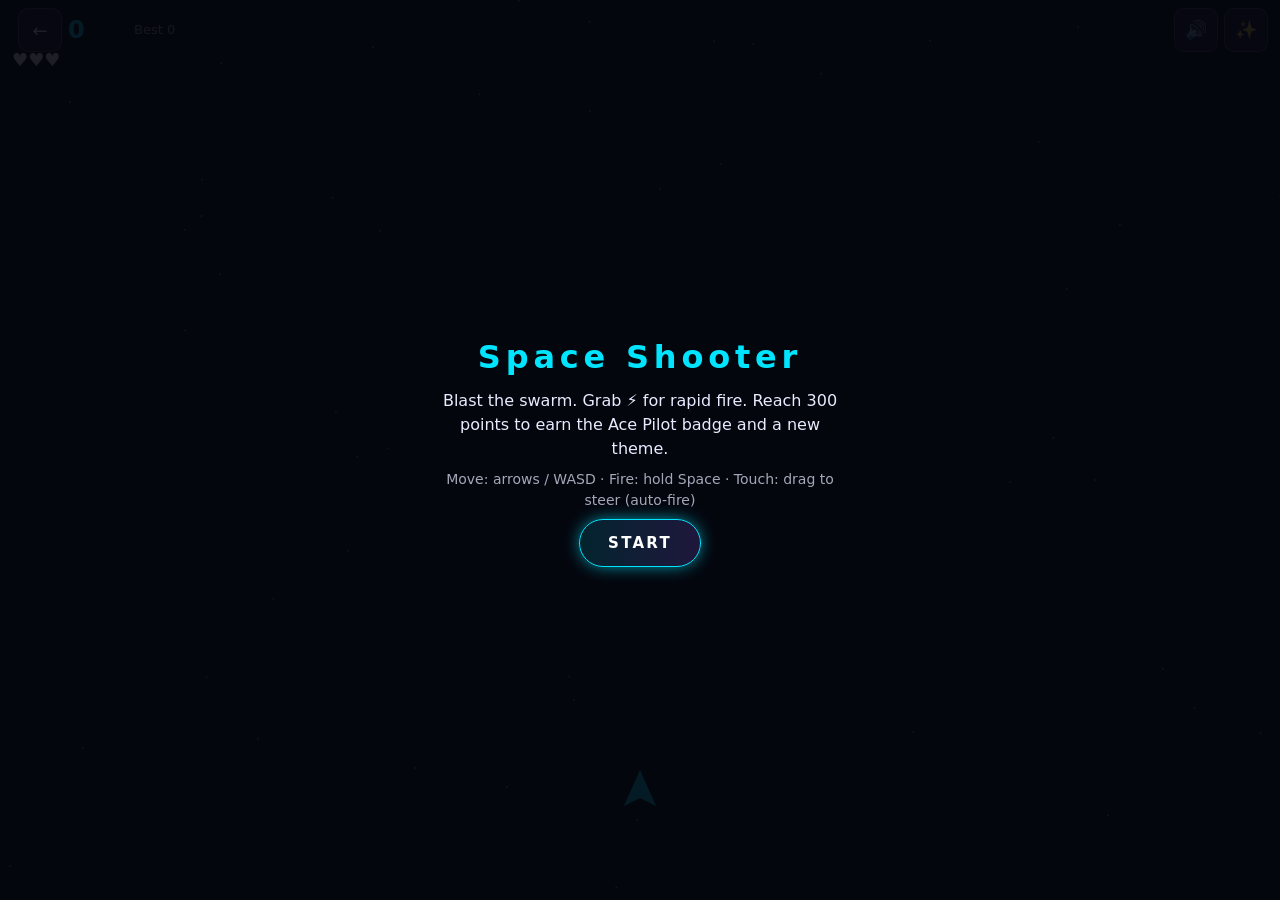
<file: play-space-shooter.html>
<!doctype html><html lang=en><head><meta charset=utf-8><meta name=viewport content="width=device-width,initial-scale=1,viewport-fit=cover"><meta name=theme-color content="#05060f"><link rel=icon href="data:,"><link rel=stylesheet href=gz-style.css></head><body class=g><canvas id=c></canvas><script src=gz-common.js></script><script>
let P,bul,en,pu,pt,tm,stars=[];
const burst=(x,y,c)=>{for(let i=0;i<(GZ.rm?4:12);i++)pt.push({x,y,vx:(Math.random()-.5)*260,vy:(Math.random()-.5)*260,l:.5,c})};
GZ.run({id:'shooter',name:'Space Shooter',drag:true,pad:'',desc:'Blast the swarm. Grab ⚡ for rapid fire. Reach 300 points to earn the Ace Pilot badge and a new theme.',keys:'Move: arrows / WASD · Fire: hold Space · Touch: drag to steer (auto-fire)',
init(){P={x:G.w/2,y:G.h-110,l:3,cd:0,rf:0,inv:0};bul=[];en=[];pu=[];pt=[];tm=1;stars=Array.from({length:50},()=>({x:Math.random()*G.w,y:Math.random()*G.h,s:20+Math.random()*60}))},
update(dt){const k=G.k;
if(G.ptr){P.x+=(G.ptr.x-P.x)*Math.min(1,14*dt);P.y+=(G.ptr.y-80-P.y)*Math.min(1,14*dt)}else{P.x+=(k.right-k.left)*400*dt;P.y+=(k.down-k.up)*300*dt}
P.x=Math.max(20,Math.min(G.w-20,P.x));P.y=Math.max(80,Math.min(G.h-30,P.y));P.cd-=dt;P.rf-=dt;P.inv-=dt;
if((G.ptr||k.fire)&&P.cd<=0){P.cd=P.rf>0?.09:.22;bul.push({x:P.x,y:P.y-18});if(P.rf>0)bul.push({x:P.x-12,y:P.y-8},{x:P.x+12,y:P.y-8});GZ.beep(900,.03,'square',.02)}
bul.forEach(b=>b.y-=640*dt);bul=bul.filter(b=>b.y>-10);
tm-=dt;if(tm<=0){tm=Math.max(.3,1-G.score/1800);en.push({x:30+Math.random()*(G.w-60),y:-20,v:80+Math.min(G.score/10,160)+Math.random()*40,hp:G.score>250&&Math.random()<.25?3:1,ph:Math.random()*6})}
en.forEach(e=>{e.y+=e.v*dt;e.x+=Math.sin(G.t*2+e.ph)*50*dt});
for(const e of en)for(const b of bul)if(!b.d&&!e.dead&&Math.abs(e.x-b.x)<18&&Math.abs(e.y-b.y)<18){b.d=1;if(--e.hp<=0){e.dead=1;G.score+=10;burst(e.x,e.y,'#ff2bd6');GZ.beep(200,.08,'sawtooth',.04);if(Math.random()<.08)pu.push({x:e.x,y:e.y})}}
bul=bul.filter(b=>!b.d);
for(const e of en)if(!e.dead&&P.inv<=0&&Math.abs(e.x-P.x)<22&&Math.abs(e.y-P.y)<22){e.dead=1;P.l--;P.inv=1.5;burst(P.x,P.y,'#00e5ff');GZ.beep(90,.3,'sawtooth',.06);if(P.l<=0)return G.end()}
en=en.filter(e=>!e.dead&&e.y<G.h+30);
pu.forEach(u=>u.y+=100*dt);pu=pu.filter(u=>{if(Math.abs(u.x-P.x)<24&&Math.abs(u.y-P.y)<24){P.rf=6;GZ.beep(1200,.12,'sine');return false}return u.y<G.h+20});
pt.forEach(p=>{p.x+=p.vx*dt;p.y+=p.vy*dt;p.l-=dt});pt=pt.filter(p=>p.l>0);stars.forEach(s=>s.y=(s.y+s.s*dt)%G.h)},
draw(c,w,h){c.fillStyle='#05060f';c.fillRect(0,0,w,h);c.fillStyle='#8899ff';stars.forEach(s=>c.fillRect(s.x,s.y,1.5,1.5));
c.fillStyle='#00e5ff';bul.forEach(b=>c.fillRect(b.x-2,b.y-8,4,12));
en.forEach(e=>{c.fillStyle=e.hp>1?'#ff7a18':'#ff2bd6';c.beginPath();c.moveTo(e.x,e.y+16);c.lineTo(e.x-16,e.y-12);c.lineTo(e.x,e.y-4);c.lineTo(e.x+16,e.y-12);c.fill()});
c.font='18px system-ui';c.fillStyle='#ffd166';pu.forEach(u=>c.fillText('⚡',u.x-8,u.y+6));
pt.forEach(p=>{c.globalAlpha=Math.min(1,p.l*2);c.fillStyle=p.c;c.fillRect(p.x,p.y,3,3)});c.globalAlpha=1;
if(P.inv<=0||Math.floor(P.inv*10)%2){c.fillStyle='#00e5ff';c.beginPath();c.moveTo(P.x,P.y-20);c.lineTo(P.x-16,P.y+16);c.lineTo(P.x,P.y+8);c.lineTo(P.x+16,P.y+16);c.fill()}
c.fillStyle='#fff';c.fillText('♥'.repeat(Math.max(0,P.l))+(P.rf>0?'  ⚡ RAPID':''),12,66)}});
</script><script>if(typeof GZ=="undefined")document.body.innerHTML="<p style=\"padding:20px;color:#fff\">Missing gz-common.js. Upload all package files to the same folder as index.html.</p>"</script></body></html>
</file>
<file: gamezone-v2/style.css>
:root{--bg:#09090b;--c:#131316;--c2:#1a1a1f;--l:#c6ff1f;--m:#ff1493;--p:#6b21ff;--cy:#19c5d8;--b:#69c3ff;--t:#f4f4f6;--d:#80828a;--ch:polygon(0 0,calc(100% - 16px) 0,100% 16px,100% 100%,16px 100%,0 calc(100% - 16px));--hx:polygon(50% 0,93% 25%,93% 75%,50% 100%,7% 75%,7% 25%)}
*{box-sizing:border-box;margin:0;padding:0}html{scroll-behavior:smooth}
body{background:radial-gradient(700px 500px at 85% 10%,#16203022,transparent),radial-gradient(600px 500px at 10% 70%,#1b103a55,transparent),radial-gradient(500px 400px at 50% 40%,#0d2a2a33,transparent),var(--bg);color:var(--t);font:14px/1.4 "Segoe UI",system-ui,Roboto,sans-serif;min-height:100vh;padding:92px 96px 40px 112px}
a{color:inherit;text-decoration:none}button{font:inherit;color:inherit;cursor:pointer;border:0;background:0}
.top{position:fixed;inset:0 0 auto;height:72px;display:flex;align-items:center;gap:22px;padding:0 28px;background:linear-gradient(#09090b,#09090bd0);z-index:6}
.logo{font:900 26px "Arial Black",system-ui;letter-spacing:-1px;color:#fff;position:relative;text-shadow:0 0 14px #ff149355}.logo span{color:#ff7ac6;-webkit-text-stroke:0}
.logo i{position:absolute;left:18%;right:18%;top:100%;margin-top:1px;font:800 8px system-ui;letter-spacing:2px;text-align:center;background:var(--m);color:#fff;padding:2px 0;font-style:normal}
.qu{display:flex;align-items:center;gap:10px;padding-left:20px;margin-left:10px}.qu svg{width:26px;animation:spin 6s linear infinite}.qu b{display:block;font-size:11px;letter-spacing:.5px}.qu small{font-size:9px;color:var(--d)}.qu em{font-style:normal;color:var(--m);font-size:12px;border-left:1px solid #333;padding-left:16px;margin-left:12px}
.sp{flex:1}.ic{font-size:15px;opacity:.7;position:relative;padding:6px}.ic:hover{opacity:1}.mail:after{content:"";position:absolute;right:2px;top:4px;width:7px;height:7px;border-radius:50%;background:var(--m)}
.wallet{white-space:nowrap;background:linear-gradient(100deg,var(--p),var(--cy));padding:10px 20px 10px 16px;font-weight:600;font-size:13px;clip-path:polygon(0 0,calc(100% - 10px) 0,100% 50%,calc(100% - 10px) 100%,0 100%);box-shadow:0 0 20px #6b21ff66;transition:filter .2s}.wallet:hover{filter:brightness(1.25)}
.user{display:flex;gap:10px;align-items:center;text-align:left}.hx{width:42px;height:46px;display:grid;place-items:center;background:linear-gradient(140deg,#35e0c8,var(--p));clip-path:var(--hx);font-size:20px}.hx b{font-weight:400}
.who{display:flex;flex-direction:column;gap:3px;width:150px}.who b{font-size:13px;text-transform:uppercase}.who small{font-size:10px;color:var(--d)}.seg{display:flex;gap:2px;height:4px}.seg u{flex:1;background:#2b2b31}.seg u.f{background:linear-gradient(90deg,var(--m),var(--p))}
.side{position:fixed;left:26px;top:96px;bottom:24px;width:46px;display:flex;flex-direction:column;align-items:center;gap:16px;z-index:5}.side hr{width:30px;border:0;border-top:1px solid #26262b}.side .fill{flex:1}
.side a{width:44px;height:44px;display:grid;place-items:center;font-size:22px;color:var(--d);transition:transform .2s}.side a:hover{transform:scale(1.12)}.side>a[data-r]:not(.gi).on{color:#fff}
.gi{border-radius:13px;background:linear-gradient(135deg,#2de3c5,#c33cff,#ff3c7a);color:#fff!important}.g2{background:#fff;color:#e02b2b!important}.g3{background:#f1331f}.gi.on{box-shadow:0 0 0 2px #fff,0 0 18px var(--l)}
.ci{border-radius:50%;width:36px!important;height:36px!important;font-size:17px!important;background:var(--c1,#ee5a2e);color:#fff!important}.c2{--c1:#a233ff}.c3{--c1:#a8e41a}.plus{font-size:26px!important;color:#444!important}
.rail{position:fixed;right:20px;top:92px;width:70px;display:flex;flex-direction:column;align-items:center;gap:6px}.rail small{font-size:9px;font-weight:700;letter-spacing:.5px}.rail em{font:700 9px system-ui;font-style:normal;background:#8dc41a;color:#000;padding:2px 8px;border-radius:5px;margin-bottom:10px}
#recent{display:flex;flex-direction:column;gap:14px}#recent a{position:relative;width:44px;height:48px;display:grid;place-items:center;font-size:22px;background:linear-gradient(140deg,#3a2a6a,#1a1030);clip-path:var(--hx)}#recent a:after{content:"";position:absolute;right:8px;top:6px;width:7px;height:7px;border-radius:50%;background:var(--l)}
.page{display:grid;grid-template-columns:minmax(300px,380px) 1fr;gap:56px;max-width:1260px;animation:rise .6s both}
.col>*{animation:rise .6s both}.col>*:nth-child(2){animation-delay:.1s}.col>*:nth-child(3){animation-delay:.2s}.col>*:nth-child(4){animation-delay:.3s}
@keyframes rise{from{opacity:0;transform:translateY(18px)}}@keyframes spin{to{transform:rotate(1turn)}}@keyframes draw{from{stroke-dashoffset:600}}@keyframes pulse{50%{box-shadow:0 0 26px #c6ff1f88}}
.pts{font-size:56px;font-weight:700;letter-spacing:-1px}.pts small{font-size:26px;font-weight:600}.pill{display:inline-flex;gap:6px;align-items:center;background:#4b1fd0;font-size:10px;padding:3px 10px;border-radius:12px}.pill.l{background:var(--l);color:#000;font-weight:700;border-radius:6px}
.sub{color:var(--d);font-size:12px}.top2{display:flex;gap:10px;align-items:center;margin-top:14px}
.curve{width:100%;height:110px;overflow:visible}.curve path{fill:none;stroke:var(--m);stroke-width:3;filter:drop-shadow(0 0 6px var(--m));stroke-dasharray:600;animation:draw 1.6s .2s both}.tip{font-size:9px}
.bgs{display:flex;gap:10px;align-items:center;margin:20px 0}.bg{width:42px;height:42px;border-radius:13px;display:grid;place-items:center;font-size:21px;background:var(--k);color:#000}.bg.lock{background:#202025;color:#555}
.sel{display:flex;gap:12px;margin:34px 0 12px}.sel select{appearance:none;background:#202026;color:var(--d);border:1px solid #2a2a31;border-radius:8px;padding:8px 30px 8px 14px;font-size:12px;background-image:linear-gradient(45deg,transparent 50%,#888 50%),linear-gradient(135deg,#888 50%,transparent 50%);background-position:calc(100% - 16px) 15px,calc(100% - 11px) 15px;background-size:5px 5px;background-repeat:no-repeat}
h2{font-size:18px;font-weight:600;letter-spacing:1px;text-transform:uppercase;font-family:"Trebuchet MS",system-ui;margin:0 0 2px}
.cardx{background:linear-gradient(160deg,#18181c,#101013);clip-path:var(--ch);padding:16px 18px;border:0;position:relative;transition:transform .25s,filter .25s}.cardx:hover{transform:translateY(-3px);filter:brightness(1.18)}
.qd{display:grid;gap:2px;margin-top:14px}.qd .cardx{background:#17171b;clip-path:polygon(0 0,calc(100% - 14px) 0,100% 14px,100% 100%,0 100%)}
.qr{display:flex;justify-content:space-between;align-items:flex-start}.qr b{font-size:15px}.qr em{font:600 11px system-ui;font-style:normal;color:var(--l);display:block;margin-top:2px}.tl{text-align:right;font-size:8px;color:var(--d);border-right:2px solid var(--p);padding-right:8px}.tl b{display:block;color:#fff;font-size:12px}
.s{display:flex;gap:3px;margin:10px 0 6px}.s i{flex:1;height:6px;background:#2f2f36;transition:background .6s}.s i.f{background:var(--b);box-shadow:0 0 6px #69c3ff88}.qs{font-size:9px;font-style:italic;color:var(--d);text-align:right}.ok{color:var(--l)}
.banner{margin-top:20px;height:170px;background:radial-gradient(circle at 80% 30%,#1fd8a655,transparent 50%),linear-gradient(120deg,#13224a,#2a0f4a 60%,#0b3a3a);position:relative;overflow:hidden;display:flex;align-items:flex-end;padding:18px;font-size:26px}.banner b{font-size:15px}
.hero{display:flex;gap:26px;align-items:flex-start}.cover{width:150px;height:170px;border-radius:14px;flex:none;display:grid;place-items:center;font-size:64px;background:radial-gradient(circle at 30% 20%,#ffcf5a,transparent 45%),linear-gradient(160deg,#27c4e6,#7a2cff 55%,#ff2d8e);box-shadow:0 0 40px #7a2cff55}
.share{font-size:10px;background:#262629;padding:3px 10px;border-radius:5px;color:#ddd;display:inline-block}h1{font-size:42px;line-height:1.1;margin:8px 0 4px;font-weight:600}.act{color:var(--m);font-size:12px}
.plat{display:flex;gap:12px;margin:12px 0;color:#ccc;font-size:13px}.tabs{display:flex;gap:4px;margin-top:20px;flex-wrap:wrap}.tabs button{padding:8px 18px;color:var(--d);font-size:12px;transition:color .2s}.tabs button:hover{color:#fff}.tabs .on{background:var(--p);color:#fff;clip-path:polygon(0 0,calc(100% - 10px) 0,100% 50%,calc(100% - 10px) 100%,0 100%);border-radius:14px 0 0 14px;padding-right:22px;box-shadow:0 0 18px #6b21ff77}
.feat{display:flex;gap:22px;margin-top:40px;align-items:center}.fimg{width:156px;height:122px;border-radius:12px;flex:none;display:grid;place-items:center;font-size:54px;background:linear-gradient(135deg,#2d4a6a,#7a2cff 60%,#ff6b3d)}
.feat h3{font-size:24px;font-weight:600;margin:3px 0 8px}.feat .sub b{color:var(--l);font-weight:600}.fb{height:6px;background:#2b2b31;width:100%;max-width:370px}.fb u{display:block;height:100%;background:linear-gradient(90deg,#8bd000,var(--l));box-shadow:0 0 10px var(--l);transition:width 1s}
.tags{display:flex;gap:6px;flex-wrap:wrap;margin:10px 0}.tags i{font:600 8px system-ui;font-style:normal;letter-spacing:.5px;background:#26262b;color:#8a8c94;padding:3px 9px;border-radius:3px}.host{display:flex;align-items:center;gap:10px;font-size:11px;color:var(--d)}.host b{color:var(--m);font-weight:600}.host .hx{width:30px;height:32px;background:#fff;font-size:15px}
.mh{display:flex;justify-content:space-between;align-items:flex-end;margin:46px 0 14px}.mg{display:grid;grid-template-columns:1fr 1fr;gap:20px}
.mc{background:linear-gradient(160deg,#17171b,#101013);clip-path:var(--ch);padding:16px 18px;transition:transform .25s,filter .25s}.mc:hover{transform:translateY(-3px);filter:brightness(1.2)}.mc.empty{opacity:.45}
.mt{display:flex;gap:10px;align-items:flex-start}.mi{width:26px;height:26px;border-radius:8px;display:grid;place-items:center;background:var(--k,#a233ff);font-size:14px}.mt b{font-size:15px;display:block}.mt small{font-size:9px;font-style:italic;color:var(--d)}.mt .tl{margin-left:auto}
.vs{display:grid;grid-template-columns:1fr auto 1fr;align-items:center;gap:8px;margin:14px 0 8px}.tm small{font-size:7px;color:var(--d);letter-spacing:1px;display:block}.tm b{font-size:12px}.tm{display:flex;flex-direction:column}.tm.r{align-items:flex-end;text-align:right}
.lg{display:flex;gap:8px;align-items:center}.tm.r .lg{flex-direction:row-reverse}.lg .o{width:34px;height:34px;border-radius:50%;background:#fff;color:#000;display:grid;place-items:center;font-size:17px}.lg .o.d{background:#5a2de0;color:#fff}.vsx{font-weight:700;font-size:15px}
.ch{display:inline-block;font:700 8px system-ui;letter-spacing:.5px;padding:3px 10px;border-radius:3px;background:var(--b);color:#00263f}.ch.f{background:var(--l);color:#000}.cc{text-align:center}
.sc2{font-size:17px;font-weight:700}
/* tournament */
.tour{display:grid;grid-template-columns:minmax(260px,330px) minmax(300px,1fr) minmax(250px,330px);gap:36px;max-width:1360px;animation:rise .6s both}
.shield{width:190px;height:150px;margin-bottom:20px;filter:drop-shadow(0 0 18px #6b21ff88)}.tour h1{font-size:32px}.pb{height:7px;background:#2b2b31;margin:14px 0 6px}.pb u{display:block;height:100%;background:var(--l);box-shadow:0 0 12px var(--l)}
.join{display:inline-block;background:linear-gradient(100deg,var(--p),var(--cy));padding:11px 22px;font-weight:600;clip-path:polygon(0 0,calc(100% - 12px) 0,100% 50%,calc(100% - 12px) 100%,0 100%);margin:16px 0;box-shadow:0 0 22px #6b21ff77;transition:transform .2s}.join:hover{transform:translateX(4px)}
.tour h4{font-size:17px;font-weight:600;margin:14px 0 6px}.tour p.g{color:#6c6e76;line-height:1.7;font-size:12px}
.dis{margin-top:22px;height:130px;background:linear-gradient(135deg,#6b21ff,#4a1fb8 60%,#19c5d8);clip-path:var(--ch);padding:18px;font:800 15px "Arial Black",system-ui;display:flex;align-items:flex-end;text-transform:uppercase;transition:transform .2s}.dis:hover{transform:scale(1.03)}
.stg{display:flex;gap:6px;overflow-x:auto;margin-bottom:14px;padding-bottom:4px}.stg .st{flex:1;min-width:150px;display:flex;gap:10px;align-items:center;padding:14px 16px;background:#27272c;color:#7d7f87;clip-path:polygon(0 0,calc(100% - 14px) 0,100% 50%,calc(100% - 14px) 100%,0 100%,14px 50%);font-size:11px}.st b{display:block;color:#bbb;font-size:13px}.st.on{background:#33343a;color:#ddd}.st.on b{color:#fff}
.ring{width:26px;height:26px;border-radius:50%;flex:none;background:conic-gradient(var(--l) calc(var(--v)*1%),#46464d 0);-webkit-mask:radial-gradient(circle,transparent 9px,#000 10px);mask:radial-gradient(circle,transparent 9px,#000 10px)}
.tiles{display:flex;gap:12px;flex-wrap:wrap;margin-bottom:14px}.tile{flex:1;min-width:120px;padding:14px;border:1px solid #2c2c33;clip-path:var(--ch);background:#0f0f12}.tile b{font-size:20px;display:block;margin-top:4px}.tile small{font-size:9px;color:var(--d)}.tile.pk{background:var(--m);border:0}.tile.pk small{color:#ffd0ea}
.rl{display:grid;gap:8px}.rl button{text-align:left;padding:16px 20px;background:#1a1a1e;clip-path:polygon(0 0,calc(100% - 18px) 0,100% 18px,100% 100%,0 100%);font-size:14px;transition:transform .2s,background .2s}.rl button small{display:block;font-size:9px;color:var(--d);margin-top:2px}.rl button:hover{transform:translateX(5px)}.rl .on{background:var(--b);color:#00263f}.rl .on small{color:#0b4a73}
.info{border-left:1px solid #222;padding-left:30px;font-size:12px;color:#d5d5d8;line-height:1.7}.info h5{font-size:12px;margin:14px 0 4px;color:#fff}.info ul{padding-left:18px}.info p.g{color:#5f6169}.info a{color:var(--l)}
/* profile */
.prof{display:grid;grid-template-columns:minmax(260px,360px) 1fr;gap:70px;max-width:1300px;animation:rise .6s both}.ph{display:flex;gap:18px;align-items:center}.big{width:92px;height:102px;display:grid;place-items:center;font-size:46px;background:linear-gradient(140deg,#ff7ac6,#6b21ff);clip-path:var(--hx);box-shadow:0 0 30px #ff149355}.ph h1{font-size:28px;text-transform:uppercase;letter-spacing:1px;margin:0}
.add{display:inline-block;margin:34px 0 28px;background:linear-gradient(100deg,var(--p),var(--cy));padding:10px 20px;font-size:12px;font-weight:600;clip-path:polygon(0 0,calc(100% - 10px) 0,100% 50%,calc(100% - 10px) 100%,0 100%)}
.pm{display:flex;gap:18px;font-size:12px;margin:14px 0 24px;flex-wrap:wrap}.pm span{display:flex;gap:6px;align-items:center}.pf{font-size:14px;font-weight:600;margin-bottom:12px}
.pid{display:flex;justify-content:space-between;align-items:center;padding:10px 14px;font-size:12px;background:#2a2a2e;color:#777;margin-bottom:8px;clip-path:polygon(0 0,100% 0,100% calc(100% - 8px),calc(100% - 8px) 100%,0 100%)}.pid.l{background:var(--l);color:#000;font-weight:700}
.pt{display:flex;gap:56px;font-size:15px;color:var(--d);margin-bottom:26px;flex-wrap:wrap}.pt button{padding:6px 2px;color:var(--d)}.pt button:hover{color:#fff}.pt .on{background:var(--p);color:#fff;padding:6px 18px;border-radius:14px;box-shadow:0 0 16px #6b21ff77}
.rad{display:flex;gap:28px;font-size:12px;margin-bottom:44px}.rad button{display:flex;gap:10px;align-items:center}.rad i{width:18px;height:18px;border-radius:50%;border:2px solid #666}.rad .on i{background:#8a8c94;border-color:#8a8c94}
.ag{display:grid;grid-template-columns:repeat(6,minmax(58px,76px));gap:34px 44px}.ab{width:74px;height:74px;display:grid;place-items:center;font-size:32px;background:var(--k);color:#111;transition:transform .25s;position:relative}.ab:hover{transform:scale(1.15) rotate(-4deg)}.s0{clip-path:var(--hx)}.s1{clip-path:polygon(8% 0,92% 0,100% 8%,100% 92%,92% 100%,8% 100%,0 92%,0 8%)}.s2{clip-path:polygon(50% 0,100% 38%,82% 100%,18% 100%,0 38%)}.s3{clip-path:polygon(50% 0,100% 50%,50% 100%,0 50%)}
.ab.lock{background:#1d1d21;color:#4a4a50}.ab small{position:absolute;bottom:4px;font:700 8px system-ui;color:#000}.al{font-size:10px;text-align:center;width:74px;margin-top:6px;color:var(--d)}
.list{display:grid;gap:6px;max-width:520px}.list div{background:#17171b;padding:12px 16px;display:flex;justify-content:space-between;font-size:13px}
#modal{position:fixed;inset:0;background:#000d;display:grid;place-items:center;z-index:9}#modal[hidden]{display:none}.box{background:var(--c);padding:14px;border-radius:14px;width:min(340px,96vw);text-align:center}
.bar{display:flex;gap:10px;align-items:center;margin-bottom:8px}.bar b{flex:1;text-align:left}.bar button{background:#2a2b30;padding:5px 10px;border-radius:6px}#cv{width:100%;background:#09090b;border-radius:8px;touch-action:none}
.pad{display:grid;justify-items:center;margin-top:8px;gap:4px}.pad div{display:flex;gap:4px}.pad button{width:54px;height:40px;background:#2a2b30;border-radius:8px}
.reset{margin-top:36px;font-size:11px;color:var(--d);text-decoration:underline}
@media(max-width:1100px){.tour{grid-template-columns:1fr 1fr}.info{grid-column:1/-1;border:0;padding:0}.ag{grid-template-columns:repeat(4,1fr)}}
@media(max-width:860px){body{padding:84px 14px 90px}.page,.prof,.tour{grid-template-columns:1fr;gap:30px}.rail,.qu,.who small,.ic{display:none}.who{width:auto}.side{inset:auto 0 0;flex-direction:row;width:auto;height:62px;padding:8px 12px;background:#0b0b0df5;justify-content:space-around;gap:6px;z-index:6}.side hr,.side .fill,.side .ci,.side .plus{display:none}.wallet{white-space:nowrap;padding:9px 16px 9px 12px;font-size:12px}.who b{white-space:nowrap}.top{padding:0 14px;gap:10px}.logo{font-size:20px}.hero{flex-direction:column}h1{font-size:32px}.mg{grid-template-columns:1fr}.feat{flex-direction:column;align-items:flex-start}.ag{grid-template-columns:repeat(3,1fr);gap:22px 10px}.pt{gap:18px;font-size:13px}.pts{font-size:46px}.sel{flex-wrap:wrap}.tabs button{padding:8px 12px}.rad{margin-bottom:26px}}
/* ===== v2c: cinematic layer, frames, depth ===== */
body{padding:0;background:var(--bd,#09090b);font-size:13px;font-family:"Bahnschrift","Segoe UI Variable Display","Segoe UI",Roboto,system-ui,sans-serif}
.screen{position:relative;min-height:100vh;padding:86px 92px 40px 108px;background:#07070a;isolation:isolate}
.screen::before{content:"";position:absolute;inset:0;z-index:-1;pointer-events:none;opacity:.38;
 background:radial-gradient(ellipse at 70% 12%,#0d3b3a99,transparent 55%),radial-gradient(ellipse at 15% 75%,#3b1670aa,transparent 55%),radial-gradient(ellipse at 90% 85%,#5a0f3a66,transparent 50%),
 url("data:image/svg+xml;utf8,<svg xmlns='http://www.w3.org/2000/svg' width='700' height='700'><filter id='n' x='0' y='0' width='100%' height='100%'><feTurbulence type='fractalNoise' baseFrequency='.008 .016' numOctaves='5' seed='7' stitchTiles='stitch'/><feColorMatrix values='0 0 0 0 .08 0 0 0 0 .42 0 0 0 0 .36 0 0 0 1.6 -.55'/></filter><rect width='100%' height='100%' filter='url(%23n)'/></svg>");background-size:auto,auto,auto,900px}
.screen::after{content:"";position:absolute;inset:0;z-index:-1;pointer-events:none;background:radial-gradient(ellipse at center,transparent 45%,#000b 100%),url("data:image/svg+xml;utf8,<svg xmlns='http://www.w3.org/2000/svg' width='300' height='300'><filter id='g'><feTurbulence type='fractalNoise' baseFrequency='.9' numOctaves='2'/><feColorMatrix values='0 0 0 0 1 0 0 0 0 1 0 0 0 0 1 0 0 0 .05 0'/></filter><rect width='100%' height='100%' filter='url(%23g)'/></svg>")}
.top{background:linear-gradient(#07070af2,#07070a99 80%,transparent);backdrop-filter:blur(6px)}
.logo{font:900 24px "Arial Black",Impact,system-ui;color:#fff;transform:scaleX(1.12);transform-origin:left;letter-spacing:-.5px;text-shadow:2px 2px 0 var(--m),0 0 18px #ff149366}
.logo i{left:6%;right:6%;margin-top:4px;text-shadow:none}
.top .ic svg{width:18px;height:18px}.ic{color:#aaa}.ic:hover{color:#fff}
.hx{background:linear-gradient(140deg,#35e0c8,var(--p));width:42px;height:46px;overflow:hidden}.hx b{display:block;width:100%;height:100%}.hx .av{width:100%;height:100%;display:block}
.side>a svg{width:24px;height:24px}.gi svg{width:62%;height:62%}.ci svg{width:60%;height:60%}.side .gi{box-shadow:0 6px 16px #0008}.g1{background:linear-gradient(135deg,#25e6c4,#8a4bff 55%,#ff3c9a)}
.side>a[data-r=hub]{color:#8d8f98}.side>a[data-r=hub].on{color:#fff;filter:drop-shadow(0 0 8px #fff8)}
#recent a{background:linear-gradient(140deg,#4b3590,#1a1030);color:#fff;padding:11px}#recent a .gl{width:100%;height:100%}.gl{width:60%;height:60%;display:block}
.mi{color:#fff;padding:0}.mi .gl{width:66%;height:66%}.cover,.fimg{color:#fff}.cover .gl{width:48%;height:48%;filter:drop-shadow(0 4px 14px #0007)}.fimg .gl{width:40%;height:40%}.plat{align-items:center}.plat .gl{width:16px;height:16px;color:#cfcfd6}.pm .gl{width:14px;height:14px;display:inline}.pm span{color:#bbb}
.host .hx b .gl{width:60%;height:60%;margin:20%;color:#111}.bn{display:flex;gap:10px}.bn .gl{width:32px;height:32px;padding:6px;border-radius:10px;background:#ffffff22}
.lg .o .gl{width:70%;height:70%}
/* textured art for covers */
.cover{position:relative;overflow:hidden;background:radial-gradient(circle at 25% 15%,#ffd36b,transparent 40%),radial-gradient(circle at 80% 70%,#ff2d8e,transparent 55%),linear-gradient(160deg,#1ec8e8,#6a2cff 60%,#1a0a40)}
.cover::after,.fimg::after{content:"";position:absolute;inset:0;background:repeating-linear-gradient(115deg,#ffffff0c 0 2px,transparent 2px 9px),radial-gradient(circle at 50% 120%,#0009,transparent 60%)}
.fimg{position:relative;overflow:hidden;background:radial-gradient(circle at 70% 20%,#ff8a3d,transparent 50%),linear-gradient(135deg,#1c3a5e,#6a2cff 70%,#2a0f4a);width:170px;height:128px}
.banner{background:radial-gradient(circle at 85% 25%,#2fe7b899,transparent 45%),radial-gradient(circle at 15% 90%,#ff2d8e88,transparent 45%),linear-gradient(120deg,#0e1a3d,#2b0f52 60%,#0a3a3a);position:relative;border-radius:12px!important;border:1px solid #ffffff14}.banner::before{display:none!important}
/* bevelled borders */
.mc,.cardx,.tile{position:relative;background:linear-gradient(135deg,#45454f,#1e1e24 35%,#2c2c34 70%,#3a3a44)!important}
.mc::before,.cardx::before,.tile::before{content:"";position:absolute;inset:1px;background:linear-gradient(165deg,#18181d,#0e0e11);clip-path:inherit;z-index:0}
.mc>*,.cardx>*,.tile>*{position:relative;z-index:1}.tile.pk::before{background:var(--m)}.tile.pk{background:#ff6fba!important}.banner.cardx::before{display:none}
.mc.empty{opacity:.8}.mb{display:flex;gap:4px;align-items:flex-end;height:28px;margin-top:10px;justify-content:center}.mb i{width:8px;background:linear-gradient(var(--b),#2a6ea8);border-radius:2px;box-shadow:0 0 6px #69c3ff55}
.rl button{background:linear-gradient(135deg,#40404a,#1c1c22 40%)!important;position:relative}.rl button::before{content:"";position:absolute;inset:1px;background:#17171b;clip-path:inherit;z-index:-1}.rl .on{background:var(--b)!important;box-shadow:0 0 28px #69c3ff55}.rl .on::before{background:var(--b)}
.rl button{isolation:isolate}
/* achievements */
.ab{width:78px;height:78px;color:#111;box-shadow:none;filter:drop-shadow(0 6px 10px #0008)}.ab .gl{width:58%;height:58%}.ab small{font-size:11px;font-weight:900;bottom:5px;right:9px;letter-spacing:-.3px;color:#fff;text-shadow:0 0 3px #000,0 0 3px #000}
.ab.lock .gl{width:38%;height:38%;opacity:.6}.s4{clip-path:polygon(50% 0,100% 25%,100% 75%,50% 100%,0 75%,0 25%)}
.big{background:#dfe1ff;overflow:hidden;width:96px;height:106px}.big .av{width:100%;height:100%;display:block}
.pid.l{box-shadow:0 0 18px #c6ff1f44}.curve path{stroke-width:3.2}
/* density closer to the reference */
h1{font-size:36px}.pts{font-size:50px}h2{font-size:15px}.mt b{font-size:14px}.feat h3{font-size:22px}
/* presentation mode (desktop): framed screens on coloured backdrops */
@media(min-width:1000px){
 body.pres{padding:30px;height:100vh;overflow:hidden;background:var(--bd)}
 body.pres[data-r=hub]{--bd:#c6ff1f}body.pres[data-r=tournament]{--bd:radial-gradient(circle at 50% 30%,#7a35ff,#5a1ee0)}body.pres[data-r=profile]{--bd:linear-gradient(160deg,#cfd9ea,#9fb3cf)}
 .stage{display:contents}
 body.pres .stage{display:block;height:100%;perspective:2300px}
 body.pres .screen{height:100%;min-height:0;overflow:hidden;border-radius:30px;transform:translateZ(0);box-shadow:0 30px 80px #0007,0 0 0 1px #ffffff14;transition:transform 1s cubic-bezier(.2,.8,.2,1)}
 body.pres #view{position:absolute;inset:0;overflow:auto;padding:90px 92px 40px 108px;scrollbar-width:none}
 body.pres[data-r=profile] .stage{margin:30px 0 0 60px;width:calc(100% + 20px);height:calc(100% + 40px)}
 body.pres[data-r=tournament] .screen{transform:rotateZ(-18deg) rotateX(28deg) rotateY(12deg) scale(.98) translate(30px,70px);box-shadow:0 60px 90px #0009,0 0 60px #9b6bff44}
 body.pres[data-r=tournament] .screen:hover{transform:none}
}
@media(max-width:999px){.ic[data-pres]{display:none}}
@media(max-width:860px){.screen{padding:84px 14px 90px}.logo{font-size:19px}.ab{width:68px;height:68px}.al{width:68px}.fimg{width:100%}}
.ab.lock{background:var(--k)!important;filter:grayscale(.75) brightness(.38) drop-shadow(0 6px 10px #0008)}.ab.lock .gl{width:34%;height:34%;opacity:.9;color:#fff}
.tour>*,.page>*,.prof>*{min-width:0}.stg{max-width:100%}
@media(max-width:860px){.tour,.page,.prof{width:100%;max-width:100%}.tiles .tile{min-width:calc(50% - 6px)}.pt{flex-wrap:wrap}.tour h1{font-size:28px}}
/* ===== v3: artwork, card geometry, atmosphere, deliberate mobile layout ===== */
.logo{transform:none;text-shadow:none;display:block;width:160px;height:42px}.logo svg{width:100%;height:100%;display:block;filter:drop-shadow(0 0 10px #ff149355)}.logo i{display:none}
.screen::before{opacity:.9;background:radial-gradient(ellipse at 72% 10%,#0e4a4a88,transparent 55%),radial-gradient(ellipse at 12% 80%,#4a1a9099,transparent 55%),radial-gradient(ellipse at 95% 90%,#7a0f4a55,transparent 50%),
 url("data:image/svg+xml;utf8,<svg xmlns='http://www.w3.org/2000/svg' width='800' height='800'><filter id='r' x='0' y='0' width='100%' height='100%'><feTurbulence type='fractalNoise' baseFrequency='.007 .013' numOctaves='5' seed='11' stitchTiles='stitch'/><feDiffuseLighting surfaceScale='7' diffuseConstant='1' lighting-color='%2340e0d0'><feDistantLight azimuth='235' elevation='42'/></feDiffuseLighting><feComponentTransfer><feFuncR type='linear' slope='.045'/><feFuncG type='linear' slope='.085'/><feFuncB type='linear' slope='.095'/></feComponentTransfer></filter><rect width='100%' height='100%' filter='url(%23r)'/></svg>");background-size:auto,auto,auto,800px}
.art{width:100%;height:100%;display:block}
.cover{width:176px;height:246px;padding:0;display:block;border-radius:16px;background:#150a3a;box-shadow:0 0 0 1px #ffffff1c,0 20px 50px #6b21ff55,0 0 40px #ff2d8e33}.cover::after{background:linear-gradient(#fff1,transparent 30%,#0006);border-radius:16px}.cover .art{border-radius:16px}
.hero{gap:30px}.hinfo{min-width:0;flex:1}.fimg{width:180px;height:136px;display:block;clip-path:polygon(14px 0,100% 0,100% calc(100% - 14px),calc(100% - 14px) 100%,0 100%,0 14px);padding:0;background:none}.fimg::after{display:none}
.featrow{display:flex;gap:26px;margin-top:38px;overflow:hidden;mask:linear-gradient(90deg,#000 80%,transparent)}.featrow .feat{margin:0;flex:none}.fnx{opacity:.7;width:340px}.fnx .fimg{width:150px;height:110px}.fx{min-width:0;width:100%}
.feat{align-items:center}.feat .fx h3{font-size:22px;margin:4px 0 8px}.sub s,.mt small s{display:inline-block;width:6px;height:6px;border-radius:50%;background:var(--l);margin-right:6px;vertical-align:middle;text-decoration:none;box-shadow:0 0 6px var(--l)}.fl{display:flex;justify-content:space-between;max-width:370px;margin-top:4px}
.tags i{clip-path:polygon(5px 0,100% 0,calc(100% - 5px) 100%,0 100%);padding:3px 12px;background:#2a2b31}.share{clip-path:polygon(0 0,calc(100% - 8px) 0,100% 8px,100% 100%,0 100%);padding:4px 14px;background:#2b2c31}
/* match cards like the reference */
.mc{padding:18px 22px 16px;background:linear-gradient(135deg,#34353d,#1c1d22 40%,#2a2b32)!important}.mc::before{background:linear-gradient(170deg,#17181d,#111216)}
.mt{align-items:center;gap:12px}.mi{width:34px;height:34px;border-radius:11px;box-shadow:0 4px 12px #0007,inset 0 0 0 1px #ffffff22}.mt b{font-size:16px;font-weight:600}.mt small{font-size:10px;color:#8b8d95;font-style:normal}.mt small s{margin-right:7px}
.dv{border:0;border-top:1px solid #2a2b31;margin:12px 0 0}.vs2{display:grid;grid-template-columns:1fr 50px auto 50px 1fr;align-items:center;gap:12px;margin:14px 0 10px}.vs2 .tm{align-items:flex-end;text-align:right}.vs2 .tm.r{align-items:flex-start;text-align:left}.tm small{font-size:9px;letter-spacing:1.2px;color:#6f7179}.tm b{font-size:13px;font-weight:700;letter-spacing:.3px}
.lo{width:50px;height:50px;border-radius:14px;background:#fff;color:#111;display:grid;place-items:center;box-shadow:0 6px 16px #0008}.lo .gl{width:58%;height:58%}.lo.d{background:#3a1fb8;color:#fff}.vsx{font-size:18px;font-weight:700;padding:0 4px}.sc2{font-size:20px;letter-spacing:1px}
.ch{border-radius:4px;padding:4px 14px;font-size:9px;box-shadow:0 0 12px #69c3ff44}.ch.f{box-shadow:0 0 12px #c6ff1f55}
/* event card + banner */
.ev{display:block;margin:0 0 6px;padding:0;overflow:hidden}.ev:hover{transform:translateY(-3px)}.evi{height:132px;position:relative}.evi::after{content:"";position:absolute;inset:auto 0 0;height:60%;background:linear-gradient(transparent,#111216)}.evb{padding:14px 18px 18px}
.prz{display:flex;gap:12px;align-items:center;margin:12px 0}.prz b{font-size:20px;display:block;line-height:1}.prz small{font-size:9px;color:var(--d)}
.qh{margin-top:28px}.banner{height:150px;padding:0;margin-top:18px;border-radius:12px!important;overflow:hidden;clip-path:var(--ch)!important}.banner .evi{height:100%}.banner .evi::after{height:100%;background:linear-gradient(90deg,#0b0b1099,transparent)}.bt{position:absolute;left:20px;bottom:16px;z-index:2;font-size:16px}
/* quests */
.qd .cardx{padding:16px 20px}.qr b{font-size:15px;font-weight:600}.s i{height:7px}.tl{font-size:8px;letter-spacing:1px}.tl b{font-size:13px;letter-spacing:.5px}
/* tournament tiles */
.tile{padding:16px 18px;display:flex;flex-direction:column;gap:2px;min-height:112px}.tile .ti{width:26px;height:26px;display:block;margin-bottom:12px;color:#fff;opacity:.95}.tile .ti .gl{width:100%;height:100%}.tile b{font-size:20px;margin:0;order:2;text-transform:uppercase}.tile small{order:3;font-size:10px;color:#777a82}.tile.pk small{color:#ffd9ee}
.shield{width:230px;height:176px;margin-bottom:18px}
/* profile */
.big{width:112px;height:124px}.soc{display:flex;gap:8px;margin-top:10px}.soc span{font-size:11px;background:#25262c;padding:4px 10px;border-radius:12px;color:#ccc}
.ab{filter:drop-shadow(0 8px 12px #000a)}.ab::after{content:"";position:absolute;inset:0;background:url("data:image/svg+xml;utf8,<svg xmlns='http://www.w3.org/2000/svg' width='38' height='38'><path d='M6 5l5 5m0-5l-5 5M28 26a2.5 2.5 0 1 0 .1 0M22 6l2 2m0-2l-2 2' stroke='%23000' stroke-opacity='.38' stroke-width='1.6' fill='none'/></svg>");pointer-events:none}.ab .gl{filter:drop-shadow(2px 2px 0 #00000055);position:relative;z-index:1}
.ag{gap:38px 46px}
/* ===== mobile: deliberate hierarchy (game page first) ===== */
@media(max-width:860px){
 .screen{padding:84px 18px 96px}.page,.tour,.prof{gap:34px}
 .page>.col:nth-child(2){order:-1}
 .hero{flex-direction:row;gap:16px;align-items:flex-start}.cover{width:112px;height:156px;flex:none;border-radius:12px}.cover .art{border-radius:12px}
 .hinfo h1{font-size:28px;margin:6px 0 2px}.act{font-size:12px}.plat{margin:8px 0}.share{font-size:9px}
 .tabs{margin:18px -18px 0;padding:0 18px;flex-wrap:nowrap;overflow-x:auto;scrollbar-width:none;gap:2px}.tabs::-webkit-scrollbar{display:none}.tabs button{flex:none;padding:9px 16px;font-size:13px}
 .hero{flex-wrap:wrap}.hinfo{flex:1 1 150px}.tabs{flex:1 1 100%;order:3}
 .featrow{margin:28px 0 0;mask:none}.fnx{display:none}.feat{gap:14px;align-items:flex-start;width:100%}.fimg{width:120px;height:104px;flex:none}.feat .fx h3{font-size:19px;margin:2px 0 6px}.feat .host{font-size:10px}
 .mh{margin:34px 0 14px}h2{font-size:15px}.mg{gap:14px}.mc{padding:16px 16px 14px}.vs2{grid-template-columns:1fr 44px auto 44px 1fr;gap:8px}.lo{width:44px;height:44px;border-radius:12px}
 .pts{font-size:48px}.sel select{flex:1}.sel{margin:26px 0 14px}.ev .evi{height:118px}.evb{padding:12px 16px 16px}.banner{height:120px}.qd{gap:8px}
 .cover,.mc,.cardx{box-shadow:none}.tour .col:first-child{display:flex;flex-direction:column}.shield{width:190px;height:146px;align-self:center}.tour h1{font-size:26px}.stg .st{min-width:136px}.tile{min-height:96px;flex:1 1 calc(50% - 8px);min-width:0}.rl button{padding:15px 18px}
 .big{width:86px;height:96px}.ph h1{font-size:24px}.pt{gap:6px 16px}.pt .on{padding:6px 14px}.ag{grid-template-columns:repeat(3,1fr);gap:26px 8px;justify-items:center}.ab{width:70px;height:70px}.al{width:84px}.add{margin:26px 0 22px}
 .top{height:64px;padding:0 14px}.logo{width:128px;height:36px}.wallet{padding:8px 14px 8px 12px}
 .side{height:64px;background:linear-gradient(#0b0b0d00,#0b0b0dfa 30%);border-top:1px solid #ffffff10}.side>a{width:44px;height:44px}
}
@media(max-width:380px){.cover{width:96px;height:136px}.hinfo h1{font-size:24px}.wallet span{font-size:11px}.who b{font-size:11px}}
.tm small,.tm b,.sc2,.vsx{white-space:nowrap}.vs2{grid-template-columns:minmax(0,1fr) 46px auto 46px minmax(0,1fr);gap:8px}.tm b{overflow:hidden;text-overflow:ellipsis}.sc2{font-size:17px}.lo{width:46px;height:46px}
.screen::before{opacity:.75}
.screen::before{opacity:.42}
.tiles{display:grid;grid-template-columns:repeat(auto-fit,minmax(118px,1fr));gap:12px}.tile{min-width:0}.tile b{font-size:17px}
@media(max-width:860px){.featrow .feat{flex-direction:row;align-items:flex-start}.featrow .feat .fx{flex:1;min-width:0}}
</file>
<file: portal-test/style.css>
@import url('https://fonts.googleapis.com/css2?family=Orbitron:wght@400;600;700;800&family=Rajdhani:wght@400;500;600;700&display=swap');:root{--bg:#050711;--cyan:#20eaff;--pink:#ff39c8;--violet:#8b5cff}*{box-sizing:border-box}html{scroll-behavior:smooth;scroll-padding-top:70px}body{margin:0;background:var(--bg);color:#f5f7ff;font-family:Rajdhani,sans-serif;overflow-x:hidden}.stars{position:fixed;inset:0;z-index:-2;pointer-events:none;background-image:radial-gradient(1px 1px at 8% 18%,white 50%,transparent),radial-gradient(1px 1px at 74% 25%,#39eaff 50%,transparent),radial-gradient(2px 2px at 35% 72%,#c55bff 50%,transparent);background-size:310px 290px,390px 350px,440px 400px;opacity:.6}header{height:62px;position:fixed;inset:0 0 auto;z-index:10;display:flex;align-items:center;justify-content:space-between;padding:0 5vw;background:#050711c9;backdrop-filter:blur(15px);border-bottom:1px solid #5268ff33}.brand{font:700 12px Orbitron,sans-serif;letter-spacing:2px;display:flex;align-items:center;gap:8px}.brand b{display:grid;place-items:center;width:27px;height:27px;border:1px solid var(--cyan);color:var(--cyan);clip-path:polygon(25% 0,75% 0,100% 25%,100% 75%,75% 100%,25% 100%,0 75%,0 25%)}header small{font:9px Orbitron,sans-serif;letter-spacing:1px;color:#7182a9}.nav{border:1px solid #304b89;border-radius:30px;padding:8px 13px;color:#b9faff;font-weight:700}.hero{min-height:100svh;position:relative;display:grid;place-items:center;overflow:hidden;padding:95px 16px 60px;background:radial-gradient(ellipse at 50% 48%,#08477055,transparent 43%),radial-gradient(ellipse at 15% 40%,#5e157c30,transparent 45%),linear-gradient(#050711,#071022 55%,#080715)}.hero:before{content:"";position:absolute;inset:45% -20% -35%;opacity:.23;background-image:linear-gradient(#20eaff30 1px,transparent 1px),linear-gradient(90deg,#20eaff30 1px,transparent 1px);background-size:45px 45px;transform:perspective(360px) rotateX(62deg);mask-image:linear-gradient(transparent,black,transparent)}.copy{position:relative;z-index:2;text-align:center;margin-top:80px;width:min(100%,800px)}.eyebrow{font:600 10px Orbitron,sans-serif;letter-spacing:2px;color:#9db0db}.eyebrow:first-letter{color:#28f4c8}h1{font:800 clamp(34px,8.5vw,82px)/1.12 Orbitron,sans-serif;letter-spacing:-2px;margin:22px 0 16px;text-shadow:0 0 25px #8b5cff44}h1 span,h2 span{background:linear-gradient(100deg,var(--cyan),#8b83ff 48%,var(--pink));color:transparent;background-clip:text;-webkit-background-clip:text}.sub{font-size:clamp(17px,3vw,22px);letter-spacing:1px;color:#bdc9e6;margin-bottom:28px}.btn{display:inline-flex;gap:16px;align-items:center;justify-content:center;border:1px solid var(--cyan);border-radius:40px;padding:14px 22px;color:#efffff;background:linear-gradient(100deg,#0a779955,#5d1e8a55);box-shadow:0 0 14px #20eaff44;font:700 10px Orbitron,sans-serif;letter-spacing:1px;cursor:pointer}.scroll{margin-top:22px;color:#8294b9;font:9px Orbitron,sans-serif;letter-spacing:2px;animation:bob 1.8s infinite}.hero label{position:absolute;right:15px;bottom:28px;writing-mode:vertical-rl;font:8px Orbitron,sans-serif;letter-spacing:2px;color:#51638c}.portal{position:absolute;left:50%;top:43%;width:min(78vw,520px);aspect-ratio:1;transform:translate(-50%,-50%);perspective:800px;pointer-events:none}.portal i{position:absolute;inset:10%;border:1px solid #5372ff88;border-radius:16%;transform:rotateX(64deg) rotateZ(25deg);box-shadow:inset 0 0 25px #20eaff0b;animation:spin 24s linear infinite}.portal i:nth-child(2){inset:20%;border-color:#20eaff88;transform:rotateX(66deg) rotateZ(-20deg);animation:reverse 18s linear infinite}.portal i:nth-child(3){inset:31%;border-color:#ff39c8cc;transform:rotateX(68deg) rotateZ(42deg);animation:spin 13s linear infinite}.portal b{position:absolute;inset:39%;display:grid;place-items:center;border:1px solid var(--pink);border-radius:20%;transform:rotateX(18deg) rotateZ(-10deg);background:linear-gradient(135deg,#20eaff22,#8b5cff22,#ff39c822);box-shadow:0 0 30px #20eaff33,inset 0 0 25px #ff39c822;font:800 clamp(28px,5vw,48px) Orbitron,sans-serif;color:white;text-shadow:0 0 18px var(--cyan);animation:float 4s infinite}.portal b:after{content:"";position:absolute;inset:-20%;border:1px solid #20eaff88;transform:rotate(24deg);border-radius:10%}.portal em{position:absolute;width:4px;height:4px;border-radius:50%;background:var(--cyan);box-shadow:0 0 12px 3px #20eaff99;animation:blink 2s infinite}.portal em:nth-of-type(1){top:18%;left:27%}.portal em:nth-of-type(2){top:70%;left:76%;background:var(--pink)}.portal em:nth-of-type(3){top:30%;right:18%;animation-delay:1s}.divider{display:flex;align-items:center;justify-content:center;padding:45px 16px;text-align:center;color:#91a2c9;font:600 9px Orbitron,sans-serif;letter-spacing:2px}.worlds{padding:60px 6vw 25px;min-height:100vh;background:radial-gradient(ellipse at 50% 0%,#10143b,transparent 55%),#050711}.heading{text-align:center;max-width:680px;margin:0 auto 38px}.heading h2{font:700 clamp(24px,5vw,46px)/1.2 Orbitron,sans-serif}.heading>p:last-child{color:#9ba9c8;font-size:17px}.cards{display:grid;grid-template-columns:repeat(3,minmax(0,1fr));gap:18px;max-width:1120px;margin:auto}.cards article{border:1px solid #697dff47;border-radius:18px;padding:13px;background:linear-gradient(145deg,#131b3dee,#080a19ee);transition:.3s}.cards article:hover{transform:translateY(-6px);border-color:#20eaff88}.art{height:150px;border-radius:12px;display:grid;place-items:center;margin-bottom:18px;font-size:55px;color:var(--cyan);text-shadow:0 0 25px var(--cyan);background:radial-gradient(circle,#124a69,#10112e 70%);position:relative;overflow:hidden}.art:before{content:"";position:absolute;width:180px;height:180px;border:1px solid #20eaff77;border-radius:50%}.race{background:linear-gradient(135deg,#211046,#091b36,#2a1042);color:var(--pink)}.race:before{width:70%;height:230%;border-radius:0;transform:rotate(36deg);border-color:#8b5cff88}.quest{background:radial-gradient(circle,#3b1a62,#0a1029 70%)}.cards small{font:600 9px Orbitron,sans-serif;letter-spacing:1px;color:var(--cyan)}h3{font:700 18px Orbitron,sans-serif;margin:10px 0}.cards article p{color:#aebbd7;font-size:16px;line-height:1.4;min-height:40px}.cards button{width:100%;padding:12px;border:1px solid #304c88;border-radius:30px;background:#0a1028;color:#c9faff;font-weight:700;cursor:pointer}.cards button:hover{box-shadow:0 0 20px #20eaff55}footer{max-width:1120px;margin:55px auto 0;padding:20px 0;border-top:1px solid #283052;color:#8190b4;font:9px Orbitron,sans-serif;letter-spacing:1px}footer a{float:right;color:#b8c9f2}.reveal{opacity:0;transform:translateY(24px);transition:.7s}.reveal.visible{opacity:1;transform:none}.modal{position:fixed;inset:0;z-index:30;background:#02040be8;display:grid;place-items:center;padding:20px;backdrop-filter:blur(10px)}.modal[hidden]{display:none}.modalbox{position:relative;width:min(100%,430px);text-align:center;border:1px solid #3b568e;border-radius:22px;padding:35px 25px;background:linear-gradient(145deg,#111934,#080916)}.close{position:absolute;right:13px;top:8px;border:0;background:none;color:white;font-size:28px}.mini{width:65px;height:65px;display:grid;place-items:center;margin:0 auto 20px;border:1px solid var(--pink);border-radius:15px;color:var(--cyan);font:700 27px Orbitron,sans-serif;box-shadow:0 0 25px #ff39c833}.modalbox h2{font:700 21px Orbitron,sans-serif}.modalbox>p:not(.eyebrow){color:#aebbd7;font-size:17px;line-height:1.5}@keyframes spin{to{transform:rotateX(64deg) rotateZ(385deg)}}@keyframes reverse{to{transform:rotateX(66deg) rotateZ(-380deg)}}@keyframes float{50%{translate:0 -12px}}@keyframes blink{50%{opacity:.25;transform:scale(.7)}}@keyframes bob{50%{transform:translateY(5px)}}@media(max-width:760px){header small{font-size:7px;letter-spacing:.5px}.hero{padding-inline:14px}.portal{width:105vw;top:42%;opacity:.78}.copy{margin-top:100px}h1{letter-spacing:-1px}.worlds{padding-top:50px}.cards{grid-template-columns:1fr;max-width:460px}.art{height:145px}.cards article p{min-height:0}.divider{font-size:7px;letter-spacing:1px}}@media(prefers-reduced-motion:reduce){*,*:before,*:after{animation:none!important;transition:none!important;scroll-behavior:auto!important}.reveal{opacity:1;transform:none}}
</file>
<file: main.css>
:root{--b:#00e5ff;--p:#a855f7;--k:#ff2fb3;--bg:#05060f}
*{box-sizing:border-box}html{scroll-behavior:smooth}
body{margin:0;background:var(--bg);color:#e8ecff;font:16px/1.6 system-ui,"Segoe UI",Roboto,sans-serif;overflow-x:hidden}
body:before{content:"";position:fixed;inset:0;z-index:-2;background:radial-gradient(60% 50% at 20% 10%,#7c3aed40,transparent),radial-gradient(50% 40% at 85% 30%,#00e5ff30,transparent),radial-gradient(60% 50% at 50% 100%,#ff2fb330,transparent)}
#fx{position:fixed;inset:0;z-index:-1;width:100%;height:100%}
nav{display:flex;justify-content:space-between;align-items:center;padding:14px 5vw;position:sticky;top:0;backdrop-filter:blur(10px);background:#05060fb0;z-index:9}
.logo{font-weight:800;letter-spacing:2px;color:#fff;text-decoration:none}.logo b{color:var(--b)}
.btn{display:inline-block;padding:12px 26px;border-radius:99px;border:1px solid var(--b);color:#fff;background:linear-gradient(90deg,#00e5ff33,#a855f733);text-decoration:none;font-weight:700;cursor:pointer;font-size:15px;letter-spacing:1px;box-shadow:0 0 18px #00e5ff55;transition:.25s}
.btn:hover{transform:translateY(-2px);box-shadow:0 0 34px #ff2fb3aa;border-color:var(--k)}
.btn.big{padding:16px 40px;font-size:18px;animation:pulse 2.2s infinite}
@keyframes pulse{50%{box-shadow:0 0 40px #a855f7,0 0 0 10px #a855f711}}
.hero{min-height:90vh;display:grid;place-items:center;text-align:center;padding:5vw}
h1{font-size:clamp(2.3rem,9vw,6.5rem);line-height:1;margin:.2em 0;background:linear-gradient(90deg,var(--b),var(--p),var(--k));-webkit-background-clip:text;background-clip:text;color:transparent;filter:drop-shadow(0 0 22px #a855f788)}
.sub{font-size:clamp(1rem,3vw,1.5rem);color:#b8c0ff;margin-bottom:28px}
.scene{perspective:700px;height:230px;margin:10px auto;position:relative;display:flex;justify-content:center;align-items:center;transform:translateY(calc(var(--s,0)*-.12px))}
.cube{width:140px;height:140px;position:relative;transform-style:preserve-3d;animation:spin 16s linear infinite}
.cube i{position:absolute;inset:0;border:2px solid var(--b);background:#00e5ff10;box-shadow:0 0 24px #a855f7 inset,0 0 12px var(--b)}
.cube i:nth-child(1){transform:translateZ(70px)}.cube i:nth-child(2){transform:rotateY(180deg) translateZ(70px)}.cube i:nth-child(3){transform:rotateY(90deg) translateZ(70px)}.cube i:nth-child(4){transform:rotateY(-90deg) translateZ(70px)}.cube i:nth-child(5){transform:rotateX(90deg) translateZ(70px)}.cube i:nth-child(6){transform:rotateX(-90deg) translateZ(70px)}
.ring{position:absolute;width:270px;height:270px;border:3px solid var(--k);border-radius:50%;box-shadow:0 0 22px var(--k),inset 0 0 22px var(--k);transform:rotateX(70deg);animation:ring 7s linear infinite}
@keyframes spin{to{transform:rotateX(360deg) rotateY(360deg)}}@keyframes ring{to{transform:rotateX(70deg) rotateZ(360deg)}}
section{padding:80px 5vw;max-width:1100px;margin:auto}
h2{font-size:clamp(1.6rem,5vw,2.6rem);margin:0 0 14px;color:#fff;text-shadow:0 0 18px var(--p)}
.grid{display:grid;grid-template-columns:repeat(auto-fill,minmax(240px,1fr));gap:20px}
.card{background:#0d1030cc;border:1px solid #ffffff22;border-radius:18px;padding:20px;transition:.3s;display:flex;flex-direction:column;gap:8px}
.card:hover{border-color:var(--b);transform:translateY(-6px);box-shadow:0 0 28px #a855f755}
.th{height:120px;border-radius:12px;display:grid;place-items:center;font-size:56px}
.tag{font-size:12px;color:var(--b);letter-spacing:1px;text-transform:uppercase}
.card h3{margin:0}.card p{margin:0;color:#aab;font-size:14px;flex:1}
.reveal{opacity:0;transform:translateY(40px);transition:opacity 1s,transform 1s}.reveal.in{opacity:1;transform:none}
.bar{display:flex;flex-wrap:wrap;gap:10px;margin:16px 0}
#q{flex:1 1 100%;padding:13px 20px;border-radius:99px;border:1px solid var(--p);background:#0d1030;color:#fff;font-size:16px}
.chip{padding:8px 18px;border-radius:99px;border:1px solid #ffffff33;background:none;color:#cde;cursor:pointer;font-size:14px}.chip.on{background:var(--p);border-color:var(--p);color:#fff}
.empty{text-align:center;padding:40px;color:#aab}
footer{text-align:center;padding:40px 5vw;color:#889;border-top:1px solid #ffffff18}
body.game{margin:0;overflow:hidden;touch-action:none;user-select:none}.game canvas{display:block}
.back{position:fixed;top:10px;left:10px;z-index:5;padding:8px 16px;font-size:13px}
.dpad{position:fixed;bottom:14px;left:50%;transform:translateX(-50%);display:grid;grid-template-columns:repeat(3,62px);gap:6px}
.dpad button{height:62px;font-size:24px;background:#0d1030;color:#fff;border:1px solid var(--b);border-radius:14px}
@media(prefers-reduced-motion:reduce){*{animation:none!important;transition:none!important}.reveal{opacity:1;transform:none}}
</file>
